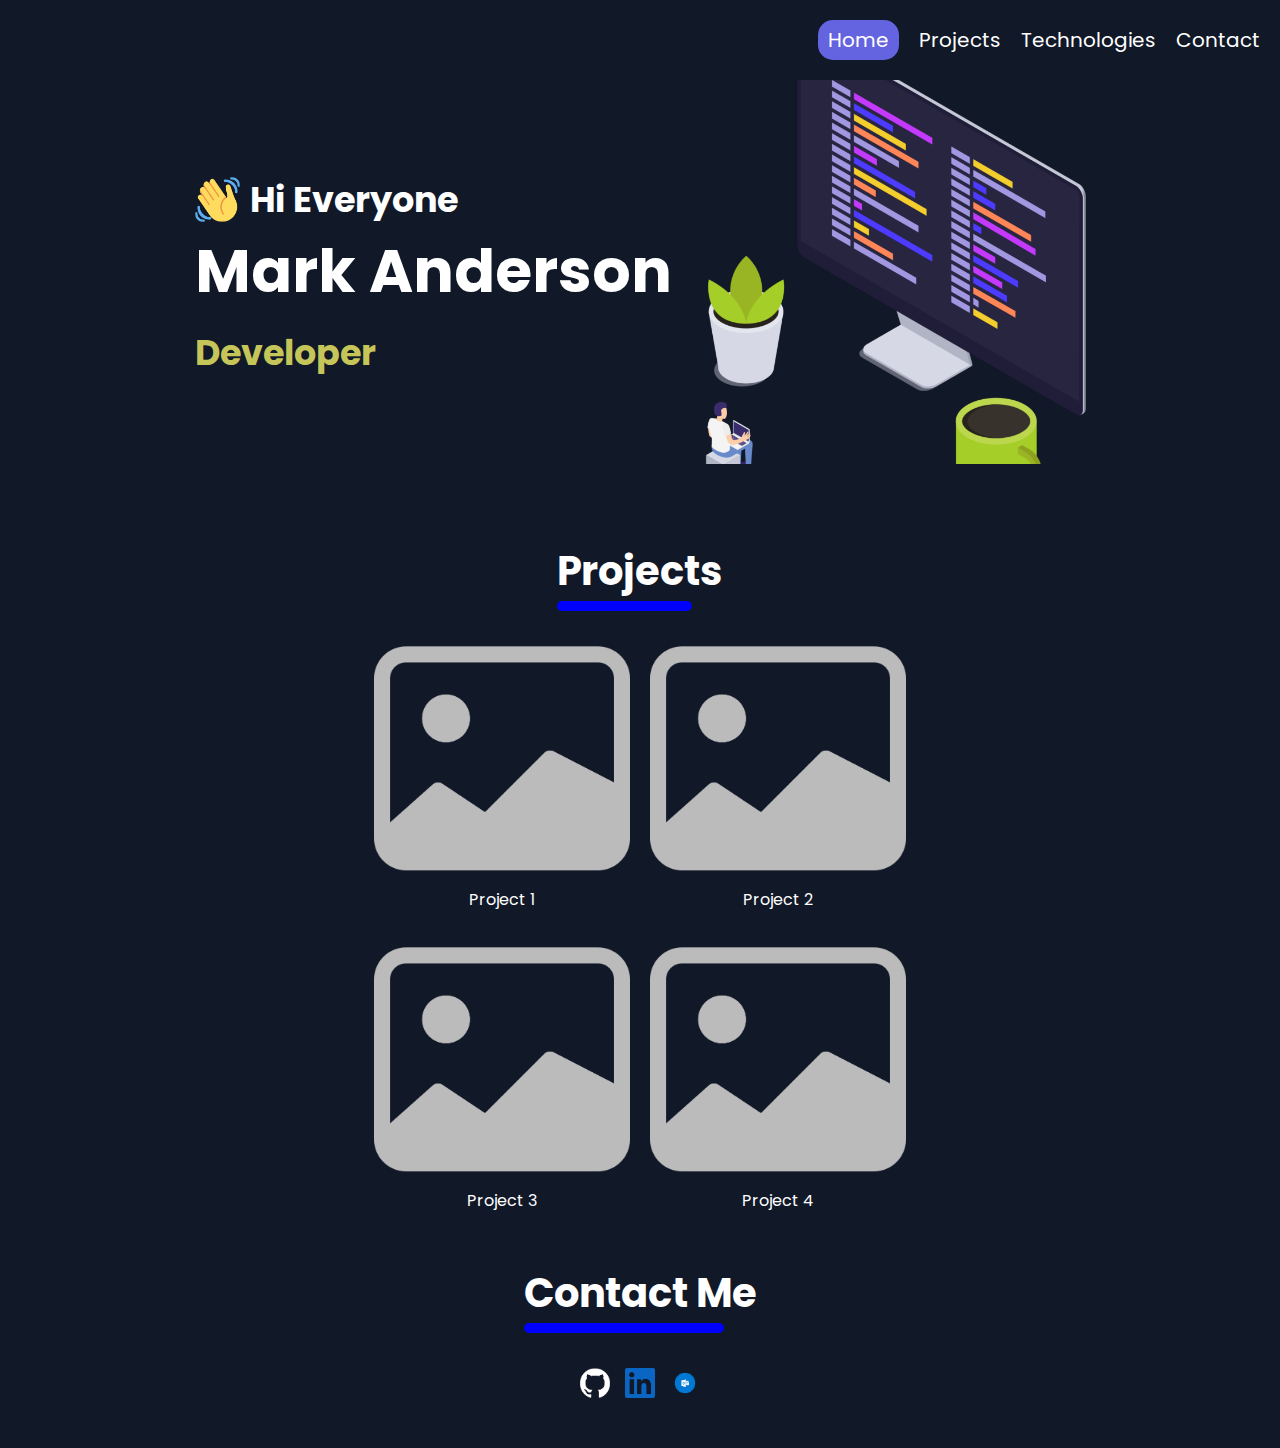
<file: Feb10_CSS_project_05/index.html>
<!DOCTYPE html>
<html lang="en">

<head>
    <meta charset="UTF-8">
    <meta http-equiv="X-UA-Compatible" content="IE=edge">
    <meta name="viewport" content="width=device-width, initial-scale=1.0">
    <link rel="preconnect" href="https://fonts.googleapis.com">
    <link rel="preconnect" href="https://fonts.gstatic.com" crossorigin>
    <link href="https://fonts.googleapis.com/css2?family=Poppins:wght@300&display=swap" rel="stylesheet">
    <link rel="stylesheet" href="style.css">
    <title>Project</title>
</head>

<body>
    <header>
        <nav>
            <ul>
                <li class="home-option">Home</li>
                <li>Projects</li>
                <li>Technologies</li>
                <li>Contact</li>
            </ul>
            <div>
                <img src="assets/hambrger.png" alt="menu">
            </div>
        </nav>
        <section class="intro">
            <div class="intro-left">
                <div class="intro-line-1">
                    <img src="assets/waving-hand.png" alt="hello">
                    <h3>Hi Everyone</h3>
                </div>
                <div class="intro-line-2">
                    <h1>
                        Mark Anderson
                    </h1>
                    <h2>
                        Developer
                    </h2>
                </div>
            </div>
            <div class="intro-right">
                <img src="assets/pc-image.png" alt="pc-image">
            </div>
        </section>

    </header>
    <main>
        <section class="projects">
            <div>
                <h1>Projects</h1>
                <div class="horizontal-divider"></div>
            </div>
            <div class="project-list">
                <div class="project">
                    <img src="assets/image.png" alt="project-image">
                    <p>Project 1</p>
                </div>
                <div class="project">
                    <img src="assets/image.png" alt="project-image">
                    <p>Project 2</p>
                </div>
                <div class="project">
                    <img src="assets/image.png" alt="project-image">
                    <p>Project 3</p>
                </div>
                <div class="project">
                    <img src="assets/image.png" alt="project-image">
                    <p>Project 4</p>
                </div>
            </div>
        </section>
    </main>
    <footer>
        <section class="contact">
            <div>
                <h1>
                    Contact Me
                </h1>
                <div class="horizontal-divider-contact"></div>
            </div>
            <div class="socials">
                <img src="assets/github.png" alt="social">
                <img src="assets/linkedin.png" alt="social">
                <img src="assets/outlook.png" alt="social">
            </div>
        </section>
    </footer>
</body>

</html>
</file>
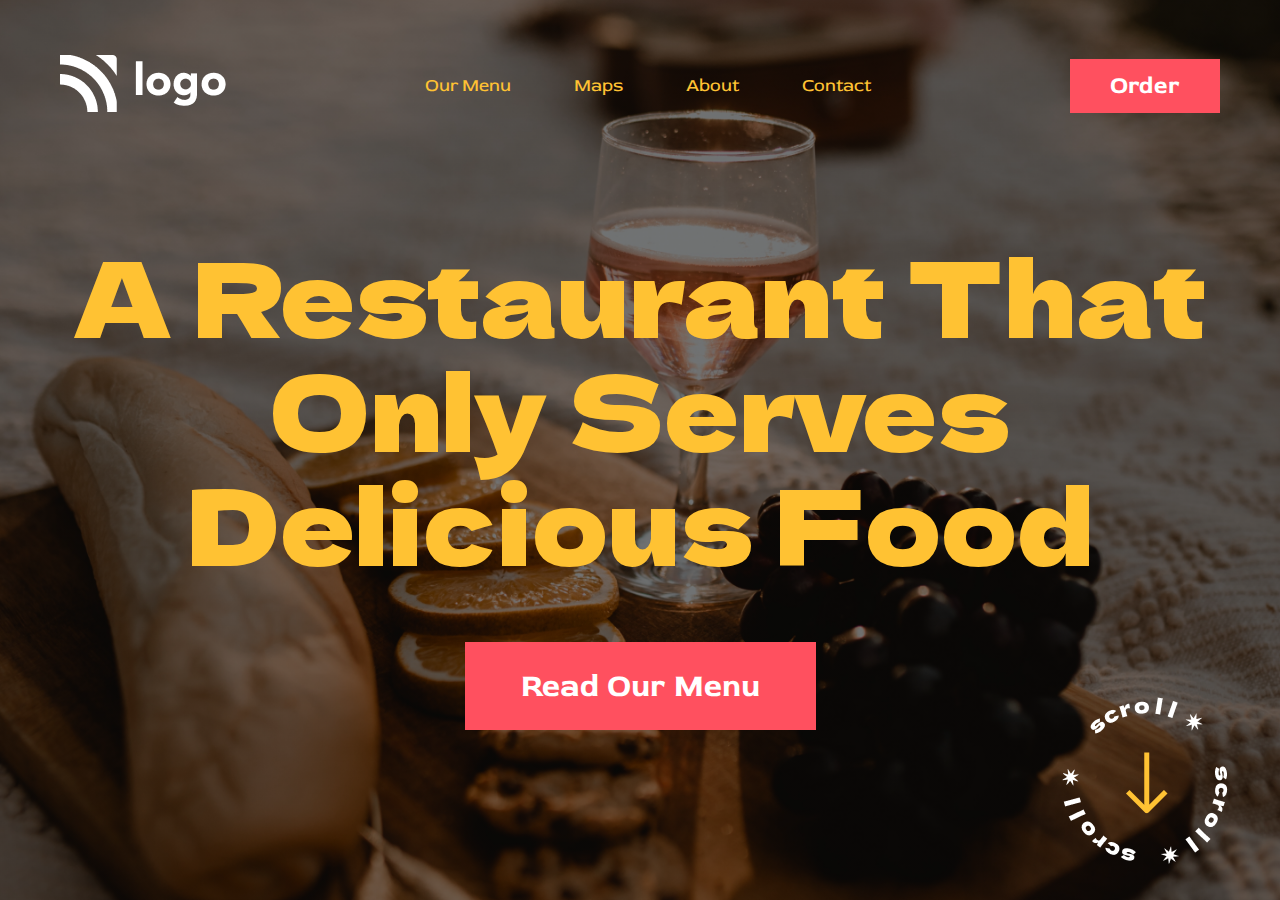
<file: Feb3_project_01/index.html>
<!DOCTYPE html>
<html lang="en">

<head>
    <meta charset="UTF-8" />
    <meta http-equiv="X-UA-Compatible" content="IE=edge" />
    <meta name="viewport" content="width=device-width, initial-scale=1.0" />
    <link rel="stylesheet" href="style.css" />
    <!-- Red Rose Font -->
    <link rel="preconnect" href="https://fonts.googleapis.com" />
    <link rel="preconnect" href="https://fonts.gstatic.com" crossorigin />
    <link href="https://fonts.googleapis.com/css2?family=Red+Rose:wght@300;400;500;600;700&display=swap"
        rel="stylesheet" />
    <!-- Dela Font -->
    <link rel="preconnect" href="https://fonts.googleapis.com" />
    <link rel="preconnect" href="https://fonts.gstatic.com" crossorigin />
    <link href="https://fonts.googleapis.com/css2?family=Dela+Gothic+One&display=swap" rel="stylesheet" />
    <title>Document</title>
</head>

<body>
    <div class="container">
        <section aria-label="navbar">
            <nav class="navbar">
                <div>
                    <img src="./assets/white-logo.png" alt="logo" class="logo" />
                </div>
                <div>
                    <ul class="list">
                        <li class="list-item">Our Menu</li>
                        <li class="list-item">Maps</li>
                        <li class="list-item">About</li>
                        <li class="list-item">Contact</li>
                    </ul>
                </div>
                <div>
                    <button class="button-small">Order</button>
                </div>
            </nav>
        </section>
        <!-- Hero Section -->
        <section aria-label="hero">
            <div class="hero">
                <h1 class="hero-heading">
                    A Restaurant That Only Serves Delicious Food
                </h1>
                <button class="button-large">Read Our Menu</button>
                <div class="bottom">
                    <div>
                        <img src="./assets/scrool.png" alt="bottom-logo" />
                    </div>
                </div>
            </div>
        </section>
    </div>
</body>

</html>
</file>
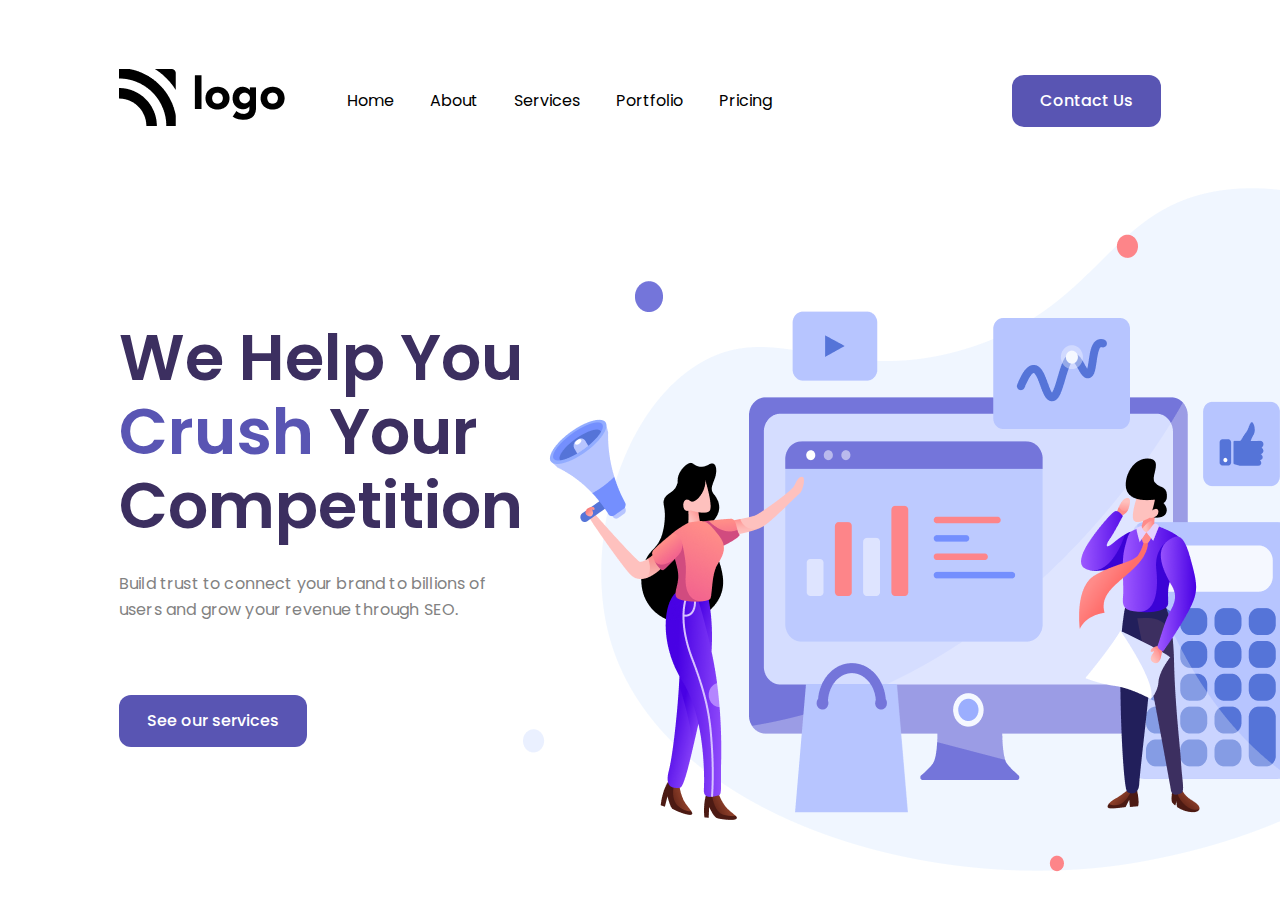
<file: Feb4_project_02/index.html>
<!DOCTYPE html>
<html lang="en">

<head>
    <meta charset="UTF-8" />
    <meta http-equiv="X-UA-Compatible" content="IE=edge" />
    <meta name="viewport" content="width=device-width, initial-scale=1.0" />
    <!-- stylesheet -->
    <link rel="stylesheet" href="style.css" />
    <!-- Font -->
    <link rel="preconnect" href="https://fonts.googleapis.com" />
    <link rel="preconnect" href="https://fonts.gstatic.com" crossorigin />
    <link href="https://fonts.googleapis.com/css2?family=Poppins:wght@200;300;400;500;600;700;800&display=swap"
        rel="stylesheet" />
    <title>Assignment_2</title>
</head>

<body>
    <div class="container">
        <section aria-label="navbar">
            <nav class="navbar-container">
                <div>
                    <img src="./assets/Logo.png" alt="brand-logo" />
                </div>
                <div class="grow-list">
                    <ul class="list">
                        <li class="list-item">Home</li>
                        <li class="list-item">About</li>
                        <li class="list-item">Services</li>
                        <li class="list-item">Portfolio</li>
                        <li class="list-item">Pricing</li>
                    </ul>
                </div>
                <div class="button-group">
                    <button class="nav-button">Contact Us</button>
                </div>
            </nav>
        </section>
        <!-- Banner -->
        <section aria-label="banner">
            <div class="banner-container">
                <!-- Left text -->
                <div>
                    <h1 class="heading-text">
                        We Help You <span>Crush</span> Your Competition
                    </h1>
                    <p class="description">
                        Build trust to connect your brand to billions of users and grow
                        your revenue through SEO.
                    </p>
                    <button class="nav-button btn">See our services</button>
                </div>
                <!-- Right Text -->
                <div>
                    <img src="./assets/Header Illustration.png" alt="illustration" />
                </div>
            </div>
        </section>
    </div>
</body>

</html>
</file>
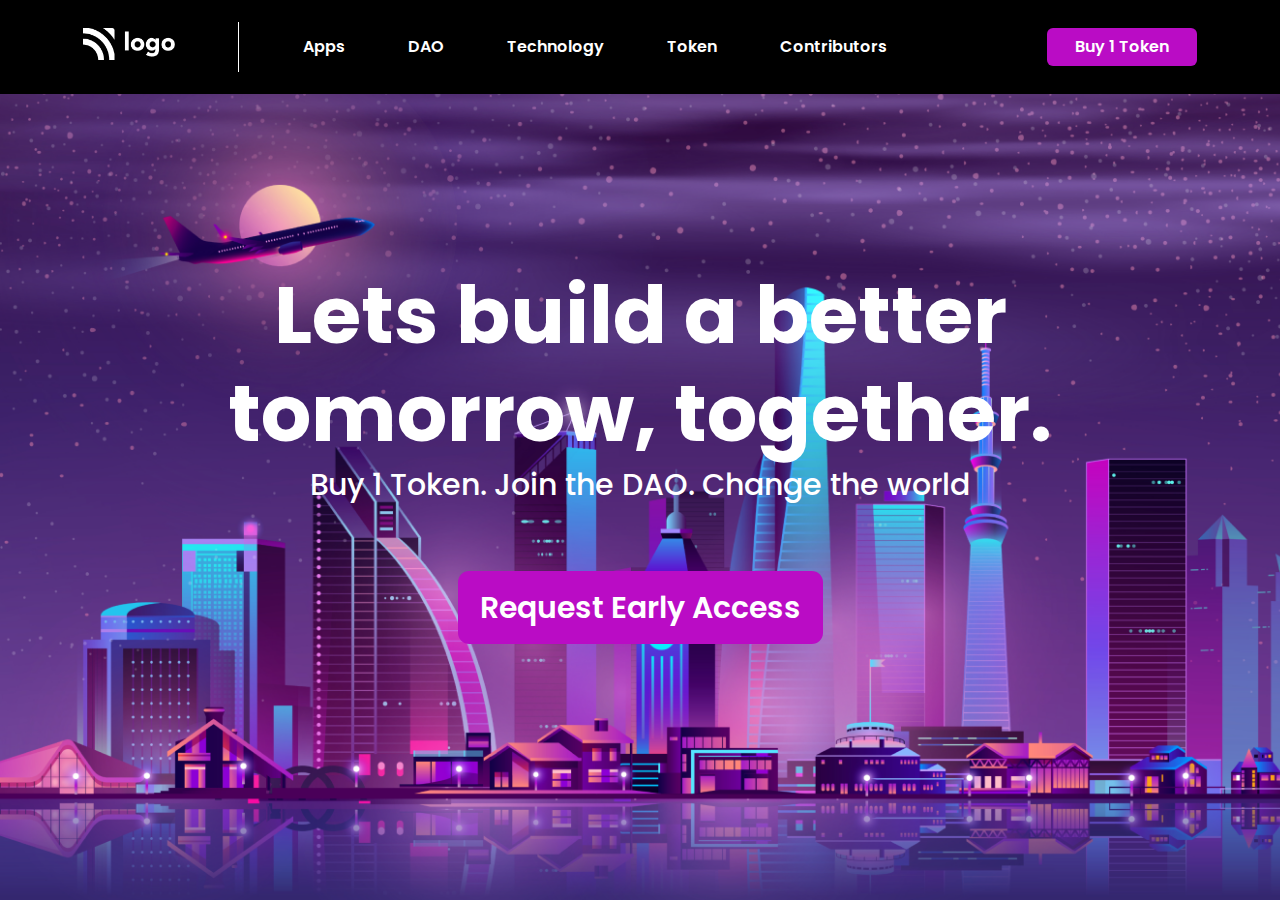
<file: Feb5_project_03/index.html>
<!DOCTYPE html>
<html lang="en">

<head>
    <meta charset="UTF-8" />
    <meta http-equiv="X-UA-Compatible" content="IE=edge" />
    <meta name="viewport" content="width=device-width, initial-scale=1.0" />
    <link rel="stylesheet" href="style.css" />
    <link rel="preconnect" href="https://fonts.googleapis.com" />
    <link rel="preconnect" href="https://fonts.gstatic.com" crossorigin />
    <link href="https://fonts.googleapis.com/css2?family=Poppins:wght@200;300;400;500;600;700;800&display=swap"
        rel="stylesheet" />
    <link rel="preconnect" href="https://fonts.googleapis.com" />
    <link rel="preconnect" href="https://fonts.gstatic.com" crossorigin />
    <link href="https://fonts.googleapis.com/css2?family=Montserrat:wght@600;700;800&display=swap" rel="stylesheet" />
    <title>Document</title>
</head>

<body>
    <div class="container">
        <section aria-label="navbar">
            <nav class="navbar">
                <div>
                    <img src="./assets/white-logo.png" alt="logo" class="logo" />
                </div>
                <div class="line"></div>
                <div class="grow-list">
                    <ul class="list">
                        <li class="list-item">Apps</li>
                        <li class="list-item">DAO</li>
                        <li class="list-item">Technology</li>
                        <li class="list-item">Token</li>
                        <li class="list-item">Contributors</li>
                    </ul>
                </div>
                <div>
                    <button class="button-small">Buy 1 Token</button>
                </div>
            </nav>
        </section>
        <!-- Hero Section -->
        <section aria-label="hero">
            <div class="hero">
                <h1 class="hero-heading">Lets build a better tomorrow, together.</h1>
                <p class="hero-description">
                    Buy 1 Token. Join the DAO. Change the world
                </p>
                <button class="button-large">Request Early Access</button>
            </div>
        </section>
    </div>
</body>

</html>
</file>
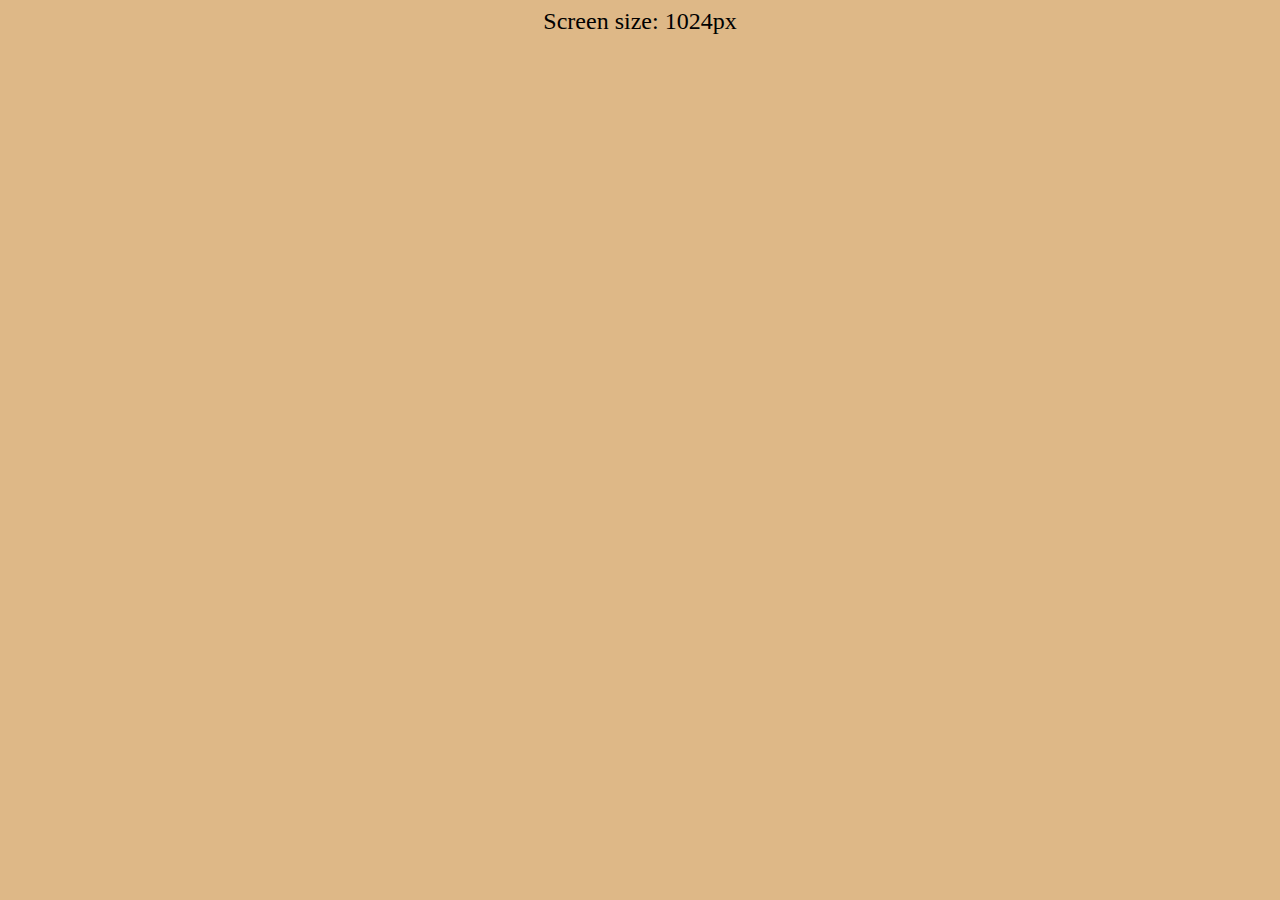
<file: Feb9_assignment_mediaQuery/index.html>
<!DOCTYPE html>
<html lang="en">
<head>
    <meta charset="UTF-8">
    <meta http-equiv="X-UA-Compatible" content="IE=edge">
    <meta name="viewport" content="width=device-width, initial-scale=1.0">
    <title>Feb-9_assignment</title>
    <link rel="stylesheet" href="./style.css">
</head>
<body>
    <div></div>
</body>
</html>
</file>
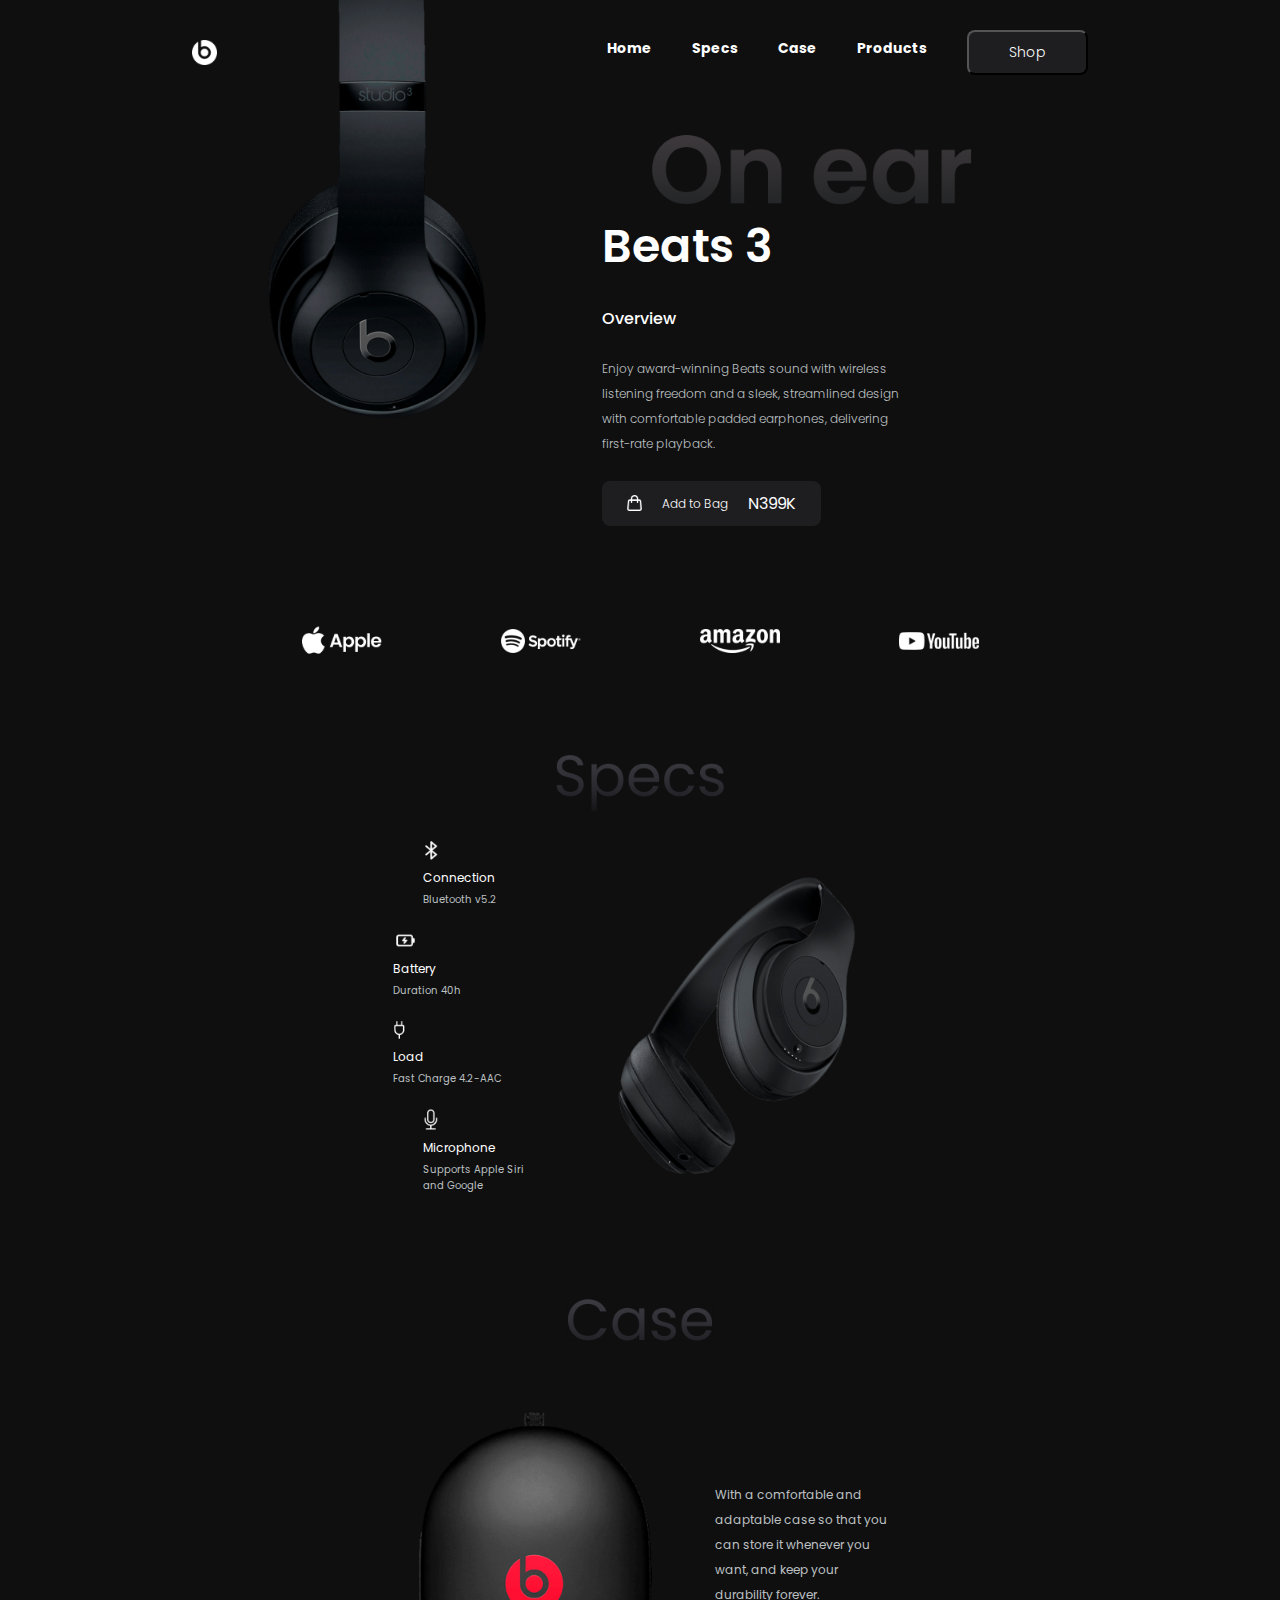
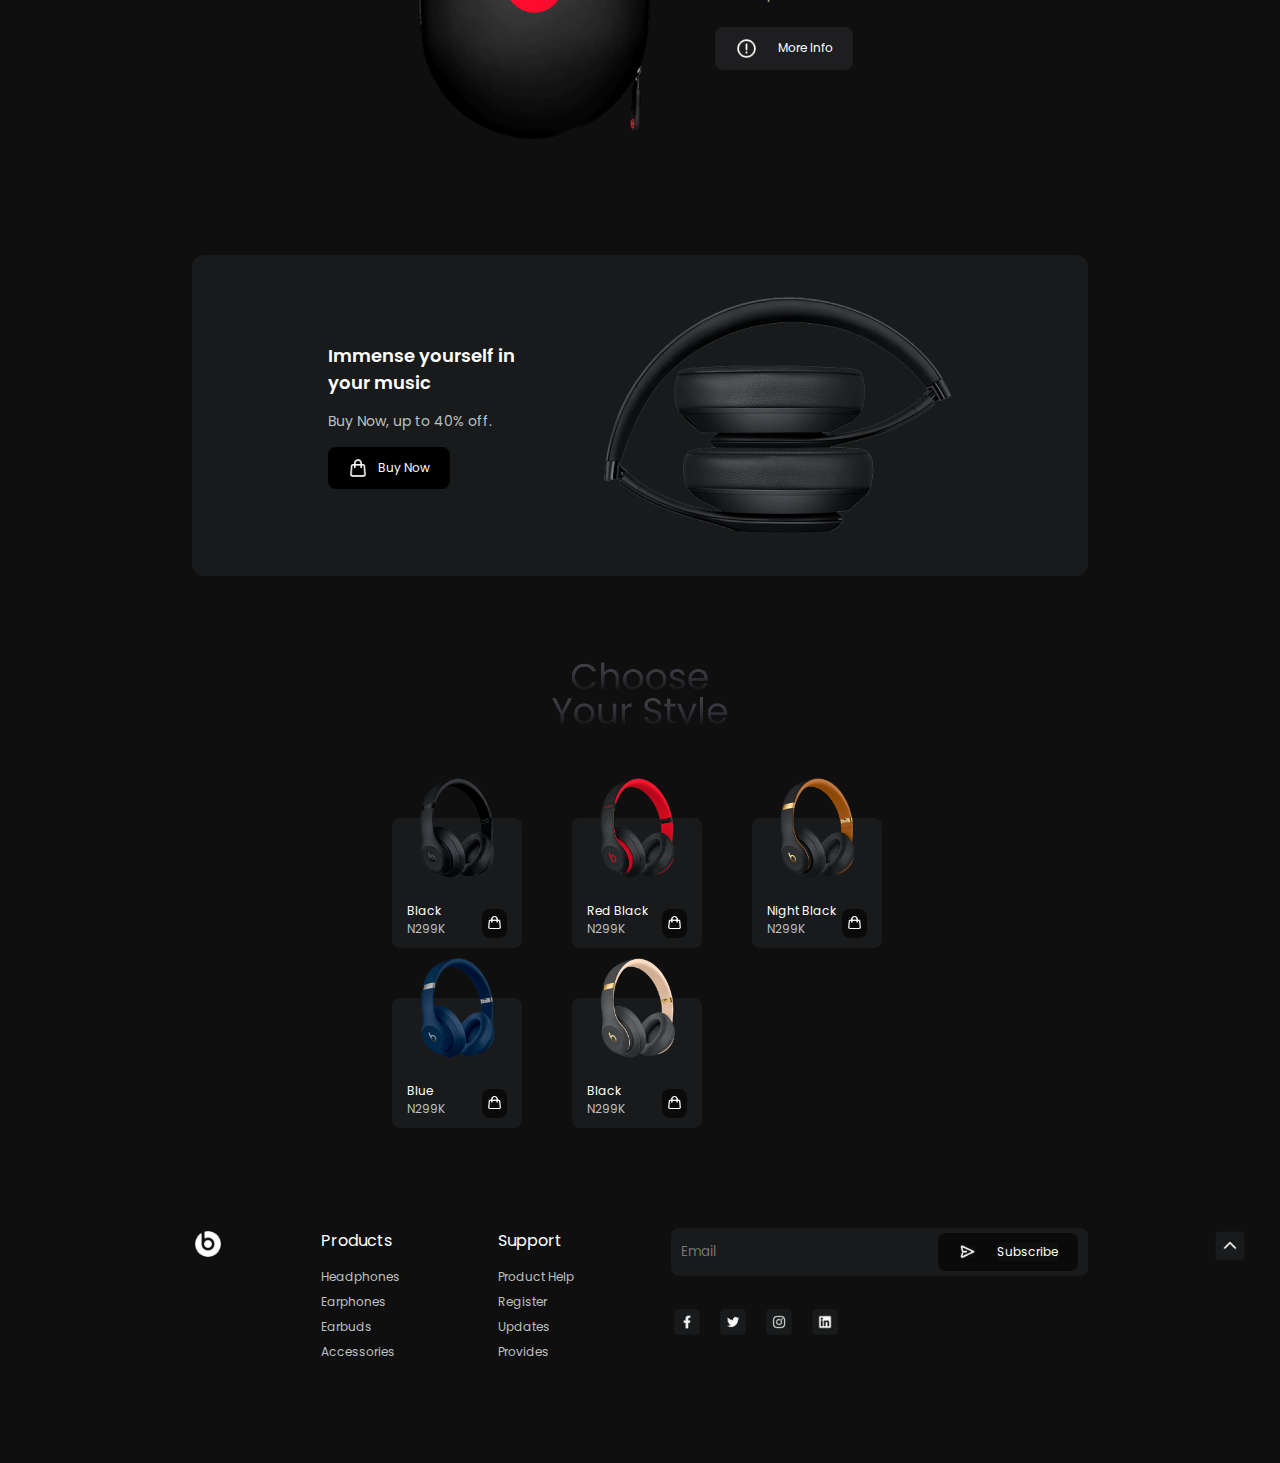
<file: Feb11_CSS_project_06/Beats/index.html>
<!DOCTYPE html>
<html lang="en">
  <head>
    <meta charset="UTF-8" />
    <meta http-equiv="X-UA-Compatible" content="IE=edge" />
    <meta name="viewport" content="width=device-width, initial-scale=1.0" />
    <title>Beats Landing Page</title>

    <!-- adding the css file -->
    <link rel="stylesheet" href="./style.css" />

    <!-- adding the poppins font -->
    <link rel="preconnect" href="https://fonts.googleapis.com" />
    <link rel="preconnect" href="https://fonts.gstatic.com" crossorigin />
    <link
      href="https://fonts.googleapis.com/css2?family=Poppins:wght@200;300;400;500;600;700;800;900&display=swap"
      rel="stylesheet"
    />
  </head>

  <body>
    <!-- creating the navigation menu -->
    <nav>
      <img src="./Photos/beatsLogo.png" alt="logo" />

      <div class="nav-right-section">
        <ul>
          <li><a href="#">Home</a></li>
          <li><a href="#">Specs</a></li>
          <li><a href="#">Case</a></li>
          <li><a href="#">Products</a></li>
        </ul>
        <button>Shop</button>
      </div>
    </nav>

    <!-- creating the main landing page -->
    <main>
      <img class="mainImg" src="./Photos/mainImage.png" alt="main image" />
      <div class="main">
        <img class="onEarImg" src="./Photos/onEar.png" alt="on ear logo" />
        <h1>Beats 3</h1>
        <h4>Overview</h4>
        <p>
          Enjoy award-winning Beats sound with wireless listening freedom and a
          sleek, streamlined design with comfortable padded earphones,
          delivering first-rate playback.
        </p>
        <div class="shopping-bag-section">
          <img src="./Icons/shoppingBag.png" alt="shopping bag" />
          <p>Add to Bag</p>
          <span>N399K</span>
        </div>
      </div>
    </main>

    <!-- section for adding social media icons -->
    <section class="social-media-section">
      <img src="./Photos/appleLogo.png" alt="apple logo" />
      <img src="./Photos/spotifyLogo.png" alt="spotify logo" />
      <img src="./Photos/amazonLogo.png" alt="amazon logo" />
      <img src="./Photos/youtubeLogo.png" alt="youtube logo" />
    </section>

    <!-- creating a new specification section -->
    <section class="specification">
      <!-- adding the specs logo -->
      <img
        class="specification-logo"
        src="./Icons/specsLogo.png"
        alt="specs logo"
      />

      <div class="specification-list">
        <!-- creating a division for holding all the specifications -->
        <div class="specification-list-items">
          <!-- creating a division for each specifications -->
          <div>
            <img src="./Icons/bluetooth.png" alt="bluetooth" />
            <p>Connection</p>
            <p>Bluetooth v5.2</p>
          </div>

          <div>
            <img src="./Icons/battery.png" alt="battery" />
            <p>Battery</p>
            <p>Duration 40h</p>
          </div>

          <div>
            <img src="./Icons/charger.png" alt="charger" />
            <p>Load</p>
            <p>Fast Charge 4.2-AAC</p>
          </div>

          <div>
            <img src="./Icons/mic.png" alt="mic" />
            <p>Microphone</p>
            <p>Supports Apple Siri and Google</p>
          </div>
        </div>

        <!-- adding an image with respect to the specification -->
        <img
          src="./Photos/specsImage.png"
          alt="specification headphone image"
        />
      </div>
    </section>

    <!-- creating a case section -->
    <section class="case">
      <!-- adding the case logo here -->
      <img class="case-logo" src="./Icons/caseLogo.png" alt="case logo" />

      <!-- creating a new division to wrap all case items -->
      <div class="case-item">
        <img
          class="case-item-img"
          src="./Photos/caseImage.png"
          alt="case image"
        />

        <div>
          <p>
            With a comfortable and adaptable case so that you can store it
            whenever you want, and keep your durability forever.
          </p>
          <p>
            <img src="./Icons/group.png" alt="group" />
            More Info
          </p>
        </div>
      </div>
    </section>

    <!-- section to allow user to buy a product -->
    <section class="buy-product">
      <div>
        <h3>Immense yourself in your music</h3>
        <p>Buy Now, up to 40% off.</p>
        <div>
          <img src="./Icons/shoppingBag.png" alt="shopping bag" />
          <p>Buy Now</p>
        </div>
      </div>

      <img src="./Photos/buyNowSectionImage.png" alt="buy now" />
    </section>

    <!-- creating a product section to display the items -->
    <section class="product">
      <!-- adding the choose style logo -->
      <img class="product-logo" src="./Icons/productLogo.png" alt="logo" />

      <!-- creating a new division for adding all the products to showcase to user -->
      <div class="product-items">
        <!-- creating card for product -->
        <div class="product-card">
          <img class="product-img" src="./Photos/black.png" alt="black" />
          <div class="product-info">
            <p>
              Black <br />
              <span>N299K</span>
            </p>

            <div>
              <img src="./Icons/shoppingBag.png" alt="shopping bag" />
            </div>
          </div>
        </div>

        <!-- creating card for product -->
        <div class="product-card">
          <img
            class="product-img"
            src="./Photos/redBlack.png"
            alt="red black"
          />
          <div class="product-info">
            <p>
              Red Black <br />
              <span>N299K</span>
            </p>

            <div>
              <img src="./Icons/shoppingBag.png" alt="shopping bag" />
            </div>
          </div>
        </div>

        <!-- creating card for product -->
        <div class="product-card">
          <img
            class="product-img"
            src="./Photos/nightBlack.png"
            alt="Night Black"
          />
          <div class="product-info">
            <p>
              Night Black <br />
              <span>N299K</span>
            </p>

            <div>
              <img src="./Icons/shoppingBag.png" alt="shopping bag" />
            </div>
          </div>
        </div>

        <!-- creating card for product -->
        <div class="product-card">
          <img class="product-img" src="./Photos/blue.png" alt="blue" />
          <div class="product-info">
            <p>
              Blue <br />
              <span>N299K</span>
            </p>

            <div>
              <img src="./Icons/shoppingBag.png" alt="shopping bag" />
            </div>
          </div>
        </div>

        <!-- creating card for product -->
        <div class="product-card">
          <img
            class="product-img"
            src="./Photos/twilightGray.png"
            alt="twilight"
          />
          <div class="product-info">
            <p>
              Black <br />
              <span>N299K</span>
            </p>

            <div>
              <img src="./Icons/shoppingBag.png" alt="shopping bag" />
            </div>
          </div>
        </div>
      </div>
    </section>

    <!-- designing the footer area of the website -->
    <footer>
      <img class="footer-logo" src="./Photos/beatsLogo.png" alt="logo" />

      <!-- creating the product navigation menu -->
      <ul>
        <li><a href="#">Products</a></li>
        <li><a href="#">Headphones</a></li>
        <li><a href="#">Earphones</a></li>
        <li><a href="#">Earbuds</a></li>
        <li><a href="#">Accessories</a></li>
      </ul>

      <!-- creating the support navigation menu -->
      <ul>
        <li><a href="#">Support</a></li>
        <li><a href="#">Product Help</a></li>
        <li><a href="#">Register</a></li>
        <li><a href="#">Updates</a></li>
        <li><a href="#">Provides</a></li>
      </ul>

      <!-- adding subscribe and social media icon buttons -->
      <div class="footer-subscription">
        <!-- adding the division for subscribe -->
        <div>
          <input type="email" placeholder="Email" />
          <div class="subscribe-button">
            <img src="./Icons/rightArrow.png" alt="rightArrow" />
            <p>Subscribe</p>
          </div>
        </div>

        <!-- social media icons -->
        <div>
          <img src="./Icons/facebook.png" alt="facebook" />
          <img src="./Icons/twitter.png" alt="twitter" />
          <img src="./Icons/instagram.png" alt="instagram" />
          <img src="./Icons/linkedin.png" alt="linkedin" />
        </div>
      </div>

      <!-- adding top arrow for icon for moving the page to top -->
      <img class="arrow-up" src="./Icons/upArrow.png" alt="upArrow" />
    </footer>
  </body>
</html>
</file>
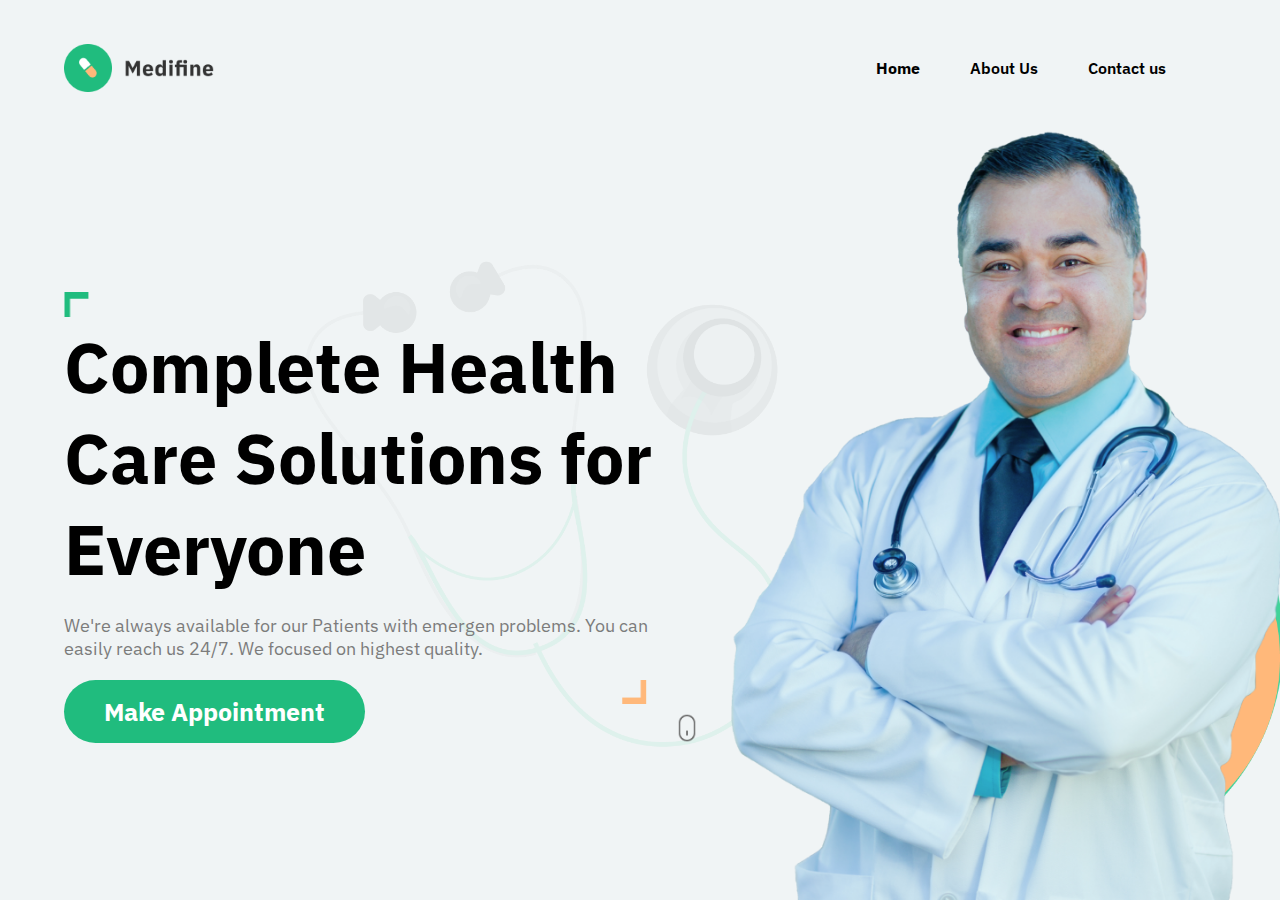
<file: Feb11_CSS_project_06/Multi_page/index.html>
<!DOCTYPE html>
<html lang="en">
  <head>
    <meta charset="UTF-8" />
    <meta http-equiv="X-UA-Compatible" content="IE=edge" />
    <meta name="viewport" content="width=device-width, initial-scale=1.0" />
    <title>Hospital Page</title>

    <!-- adding the google font -->
    <link rel="preconnect" href="https://fonts.googleapis.com" />
    <link rel="preconnect" href="https://fonts.gstatic.com" crossorigin />
    <link
      href="https://fonts.googleapis.com/css2?family=IBM+Plex+Sans:wght@200;300;400;500;600;700&family=Poppins:wght@200;300;400;500;600;700;800;900&display=swap"
      rel="stylesheet"
    />

    <!-- adding the css file -->
    <link rel="stylesheet" href="./style.css" />
  </head>

  <body>
    <!-- creating the navigation menu -->
    <nav>
      <img src="./images/logo.png" alt="logo" />
      <a href="/"></a>
      <ul>
        <li><a href="/">Home</a></li>
        <li><a href="./about/about.html">About Us</a></li>
        <li><a href="./contact/contact.html">Contact us</a></li>
      </ul>
    </nav>

    <!-- creating the hero section -->
    <main>
      <!-- creating the left section -->
      <section class="leftSection">
        <img class="topAngle" src="./images/topAngle.png" alt="topAngle" />
        <h1>Complete Health Care Solutions for Everyone</h1>
        <p>
          We're always available for our Patients with emergen problems. You can
          easily reach us 24/7. We focused on highest quality.
        </p>
        <img
          class="bottomAngle"
          src="./images/bottomAngle.png"
          alt="bottomAngle"
        />
        <img
          class="stethoscope"
          src="./images/stethoscope.png"
          alt="stethoscope"
        />
        <button>Make Appointment</button>
        <img class="mouse" src="./images/mouse.png" alt="mouse" />
      </section>

      <!-- creating the right section -->
      <section class="rightSection">
        <img class="greenBox" src="./images/greenBox.png" alt="greenBox" />
        <img class="yellowBox" src="./images/yellowBox.png" alt="yellowBox" />
        <img class="doctor" src="./images/doctor.png" alt="doctor" />
      </section>
    </main>
  </body>
</html>
</file>
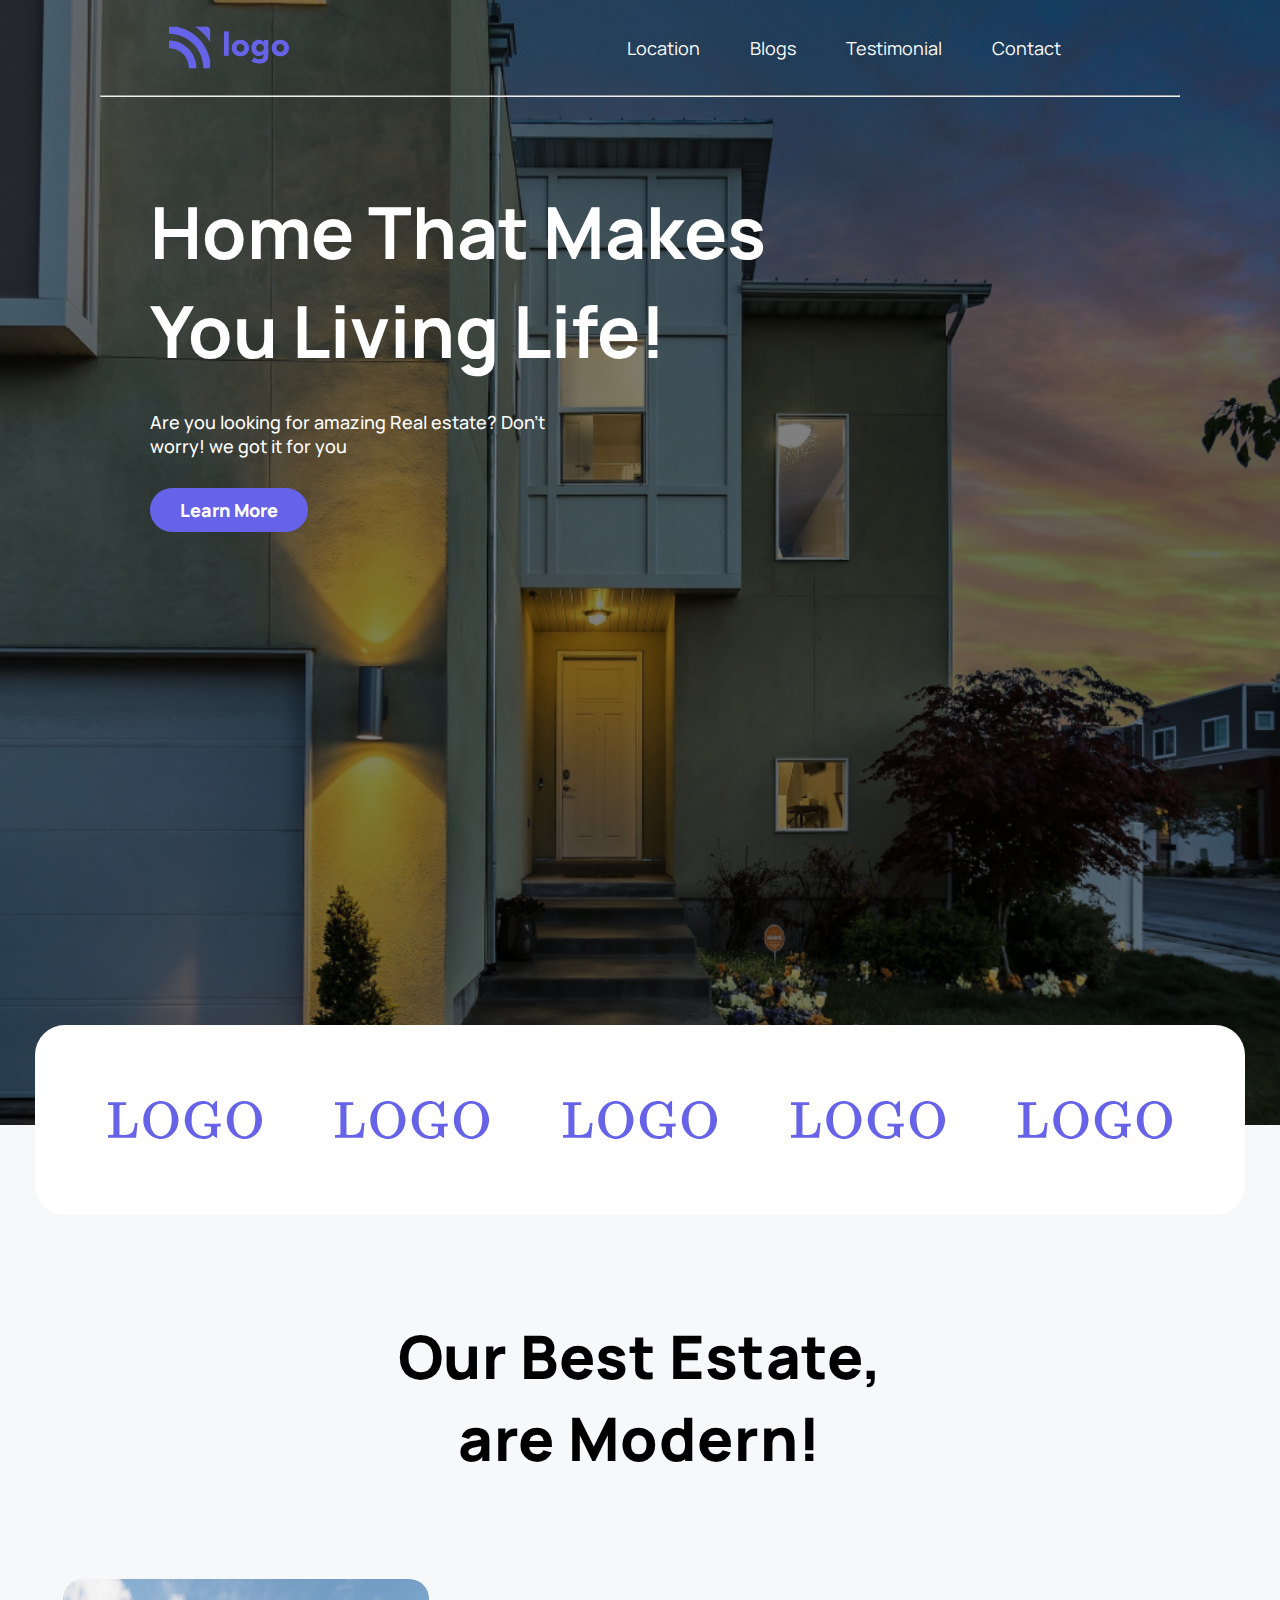
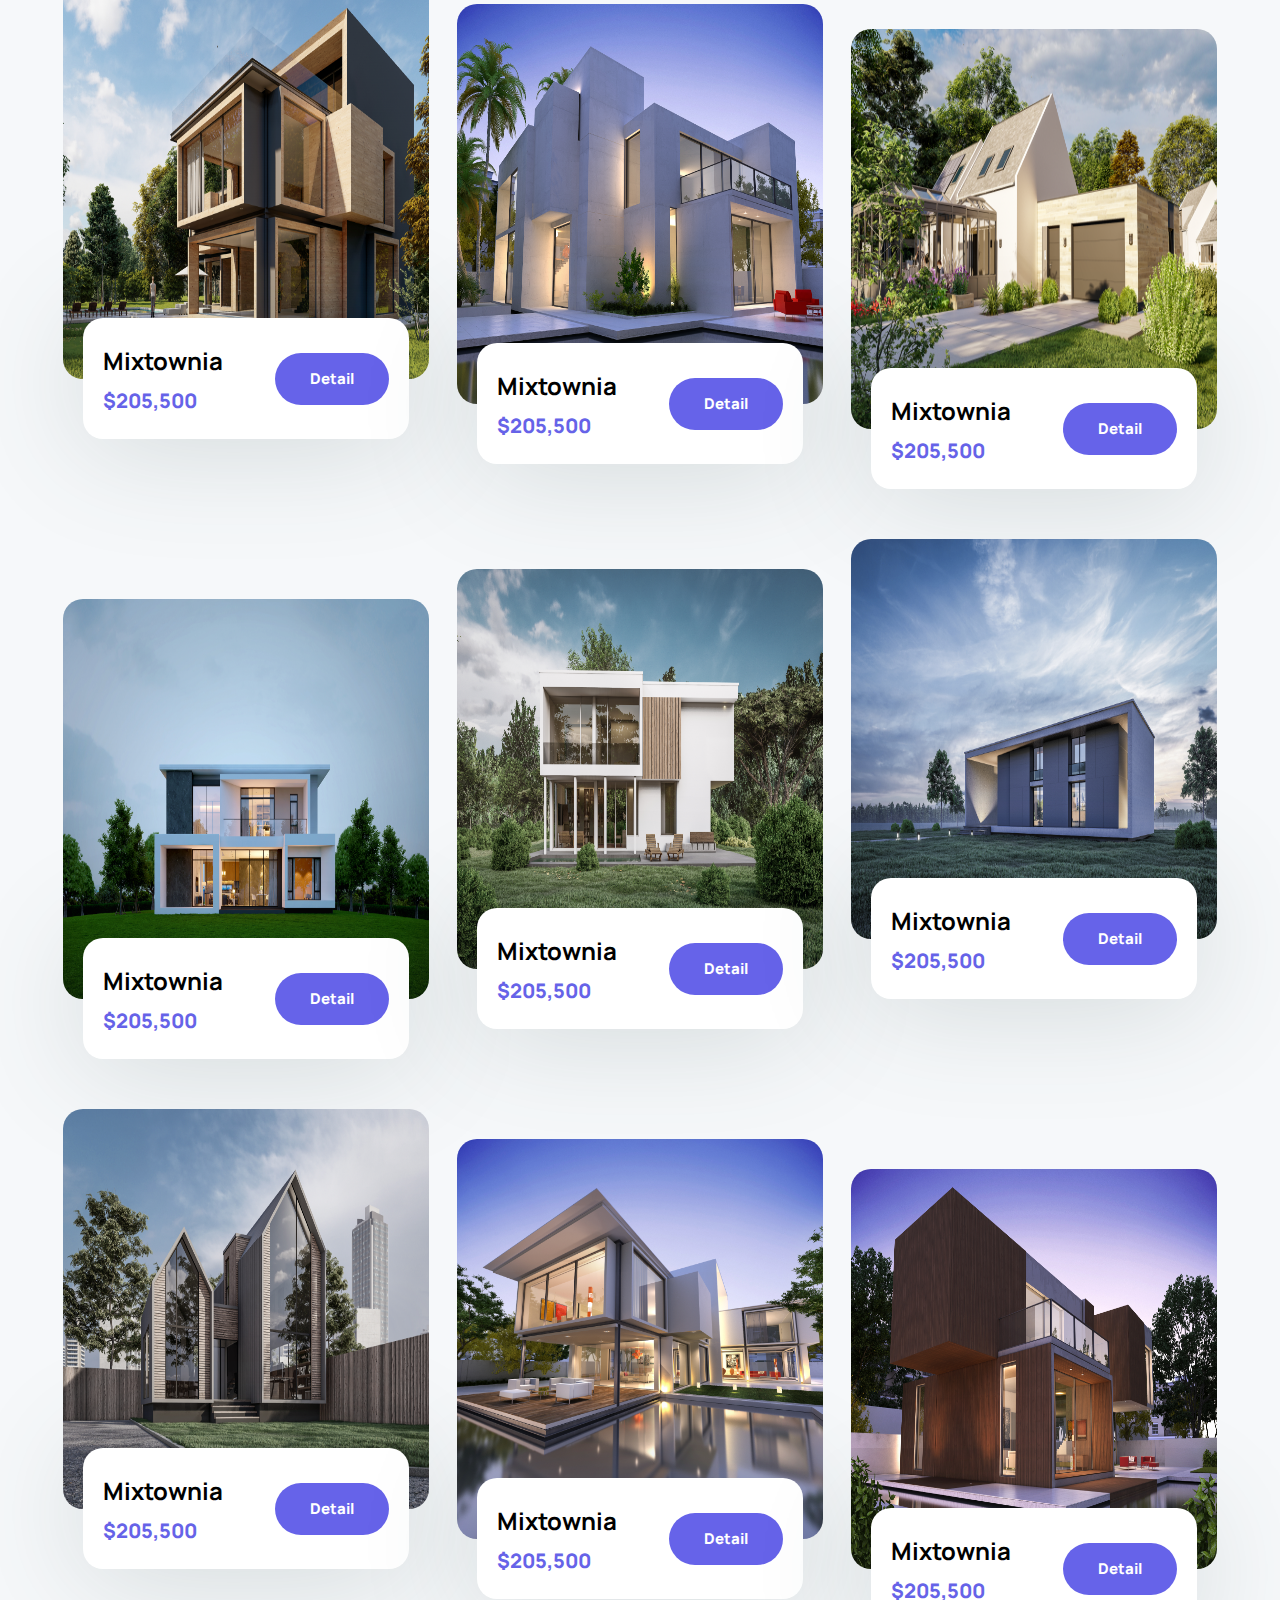
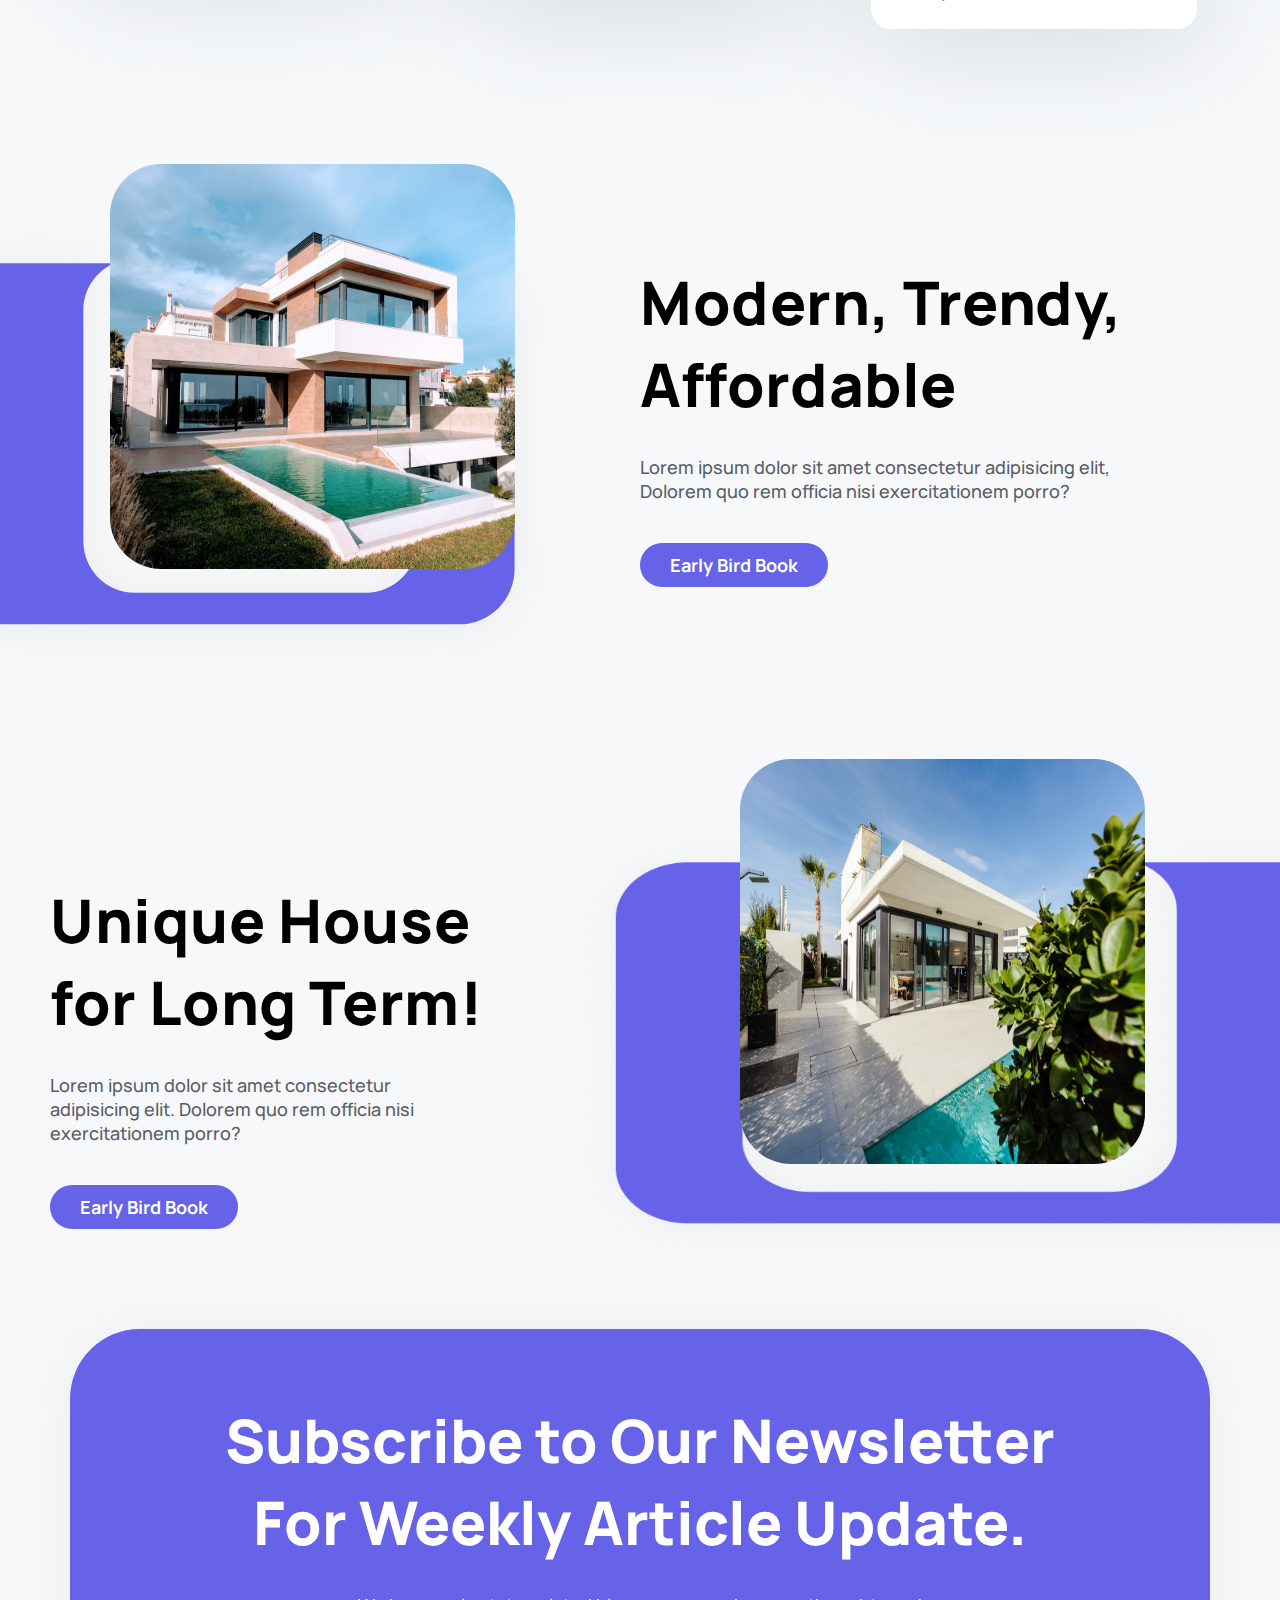
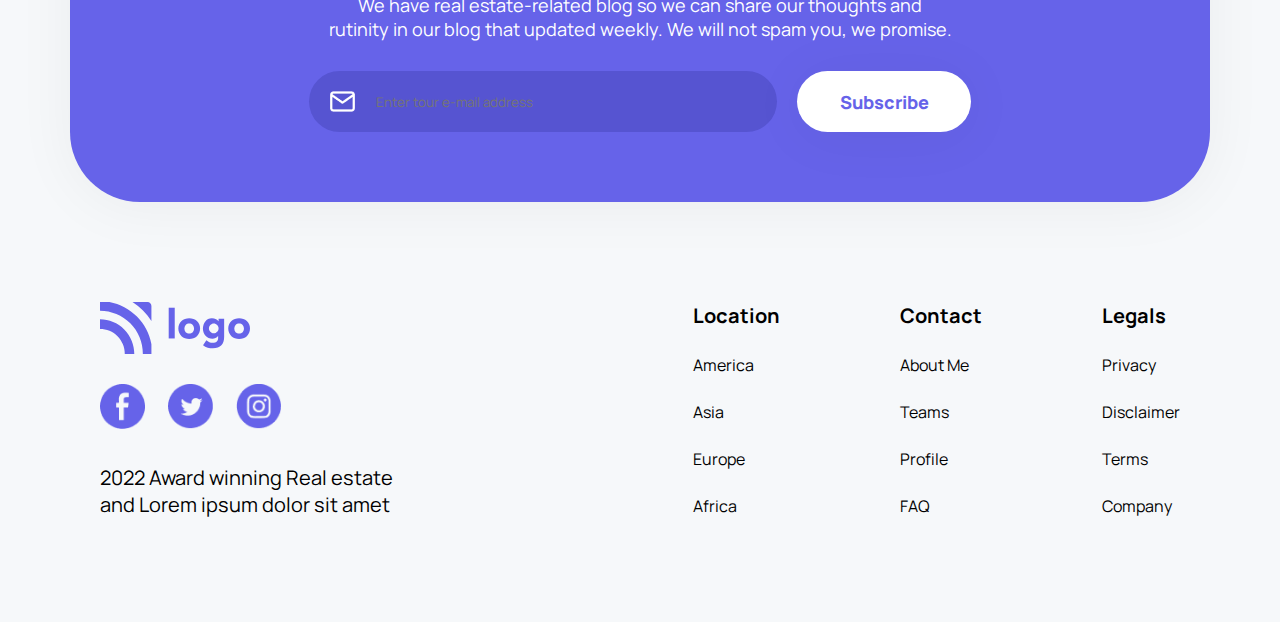
<file: Feb11_CSS_project_06/RealEstate/index.html>
<!DOCTYPE html>
<html lang="en">
  <head>
    <meta charset="UTF-8" />
    <meta http-equiv="X-UA-Compatible" content="IE=edge" />
    <meta name="viewport" content="width=device-width, initial-scale=1.0" />
    <title>Real State</title>

    <!-- adding the font family -->
    <link rel="preconnect" href="https://fonts.googleapis.com" />
    <link rel="preconnect" href="https://fonts.gstatic.com" crossorigin />
    <link
      href="https://fonts.googleapis.com/css2?family=Manrope:wght@200;300;400;500;600;700;800&display=swap"
      rel="stylesheet"
    />

    <link rel="stylesheet" href="./style.css" />
  </head>

  <body>
    <header>
      <!-- navbar -->
      <nav>
        <img src="./Icons/Logo.svg" alt="logo image" />
        <!-- nav links -->
        <ul>
          <li><a href="#">Location</a></li>
          <li><a href="#">Blogs</a></li>
          <li><a href="#">Testimonial</a></li>
          <li><a href="#">Contact</a></li>
        </ul>
      </nav>
      <hr />

      <div>
        <h1>Home That Makes <br />You Living Life!</h1>
        <p>
          Are you looking for amazing Real estate? Don't worry! we got it for
          you
        </p>
        <button>Learn More</button>
      </div>
    </header>

    <!-- multiple logos section -->
    <section class="my-logos">
      <img src="./Icons/logoName.svg" alt="named logo" />
      <img src="./Icons/logoName.svg" alt="named logo" />
      <img src="./Icons/logoName.svg" alt="named logo" />
      <img src="./Icons/logoName.svg" alt="named logo" />
      <img src="./Icons/logoName.svg" alt="named logo" />
    </section>

    <!-- section for displaying all our real state properties in a card -->
    <section class="cards-wrapper-section">
      <h1>Our Best Estate, <br />are Modern!</h1>

      <!-- creating a main div to wrap all the cards -->
      <div class="cards-wrapper">
        <!-- creating estate property card -->
        <div class="card">
          <img src="./Photos/cardImage1.png" alt="cardImage1" />
          <!-- for displaying the property details -->
          <div class="card-box">
            <!-- displaying the price and property name -->
            <div>
              <h3>Mixtownia</h3>
              <p>$205,500</p>
            </div>
            <!-- button for more details -->
            <button>Detail</button>
          </div>
        </div>

        <!-- creating estate property card -->
        <div class="card">
          <img src="./Photos/cardImage2.png" alt="cardImage2" />
          <!-- for displaying the property details -->
          <div class="card-box">
            <!-- displaying the price and property name -->
            <div>
              <h3>Mixtownia</h3>
              <p>$205,500</p>
            </div>
            <!-- button for more details -->
            <button>Detail</button>
          </div>
        </div>

        <!-- creating estate property card -->
        <div class="card">
          <img src="./Photos/cardImage3.png" alt="cardImage3" />
          <!-- for displaying the property details -->
          <div class="card-box">
            <!-- displaying the price and property name -->
            <div>
              <h3>Mixtownia</h3>
              <p>$205,500</p>
            </div>
            <!-- button for more details -->
            <button>Detail</button>
          </div>
        </div>

        <!-- creating estate property card -->
        <div class="card">
          <img src="./Photos/cardImage4.png" alt="cardImage4" />
          <!-- for displaying the property details -->
          <div class="card-box">
            <!-- displaying the price and property name -->
            <div>
              <h3>Mixtownia</h3>
              <p>$205,500</p>
            </div>
            <!-- button for more details -->
            <button>Detail</button>
          </div>
        </div>

        <!-- creating estate property card -->
        <div class="card">
          <img src="./Photos/cardImage5.png" alt="cardImage5" />
          <!-- for displaying the property details -->
          <div class="card-box">
            <!-- displaying the price and property name -->
            <div>
              <h3>Mixtownia</h3>
              <p>$205,500</p>
            </div>
            <!-- button for more details -->
            <button>Detail</button>
          </div>
        </div>

        <!-- creating estate property card -->
        <div class="card">
          <img src="./Photos/cardImage6.png" alt="cardImage6" />
          <!-- for displaying the property details -->
          <div class="card-box">
            <!-- displaying the price and property name -->
            <div>
              <h3>Mixtownia</h3>
              <p>$205,500</p>
            </div>
            <!-- button for more details -->
            <button>Detail</button>
          </div>
        </div>

        <!-- creating estate property card -->
        <div class="card">
          <img src="./Photos/cardImage7.png" alt="cardImage7" />
          <!-- for displaying the property details -->
          <div class="card-box">
            <!-- displaying the price and property name -->
            <div>
              <h3>Mixtownia</h3>
              <p>$205,500</p>
            </div>
            <!-- button for more details -->
            <button>Detail</button>
          </div>
        </div>

        <!-- creating estate property card -->
        <div class="card">
          <img src="./Photos/cardImage8.png" alt="cardImage8" />
          <!-- for displaying the property details -->
          <div class="card-box">
            <!-- displaying the price and property name -->
            <div>
              <h3>Mixtownia</h3>
              <p>$205,500</p>
            </div>
            <!-- button for more details -->
            <button>Detail</button>
          </div>
        </div>

        <!-- creating estate property card -->
        <div class="card">
          <img src="./Photos/cardImage9.png" alt="cardImage9" />
          <!-- for displaying the property details -->
          <div class="card-box">
            <!-- displaying the price and property name -->
            <div>
              <h3>Mixtownia</h3>
              <p>$205,500</p>
            </div>
            <!-- button for more details -->
            <button>Detail</button>
          </div>
        </div>
      </div>
    </section>

    <!-- section for displaying first feature -->
    <section class="features-section first-feature-section">
      <!-- for displaying the images -->
      <div>
        <img src="./Icons/featureImageBg1.svg" alt="image background" />
        <img src="./Photos/featuresImage1.png" alt="feature image 1" />
      </div>

      <!-- for displaying the written content -->
      <div>
        <h1>Modern, Trendy, Affordable</h1>
        <p>
          Lorem ipsum dolor sit amet consectetur adipisicing elit, Dolorem quo
          rem officia nisi exercitationem porro?
        </p>
        <button>Early Bird Book</button>
      </div>
    </section>

    <!-- section for displaying second feature -->
    <section class="features-section second-feature-section">
      <!-- for displaying the written content -->
      <div>
        <h1>Unique House for Long Term!</h1>
        <p>
          Lorem ipsum dolor sit amet consectetur adipisicing elit. Dolorem quo
          rem officia nisi exercitationem porro?
        </p>
        <button>Early Bird Book</button>
      </div>

      <!-- for displaying the images -->
      <div>
        <img src="./Icons/featureImageBg2.png" alt="image background" />
        <img src="./Photos/featuresImage2.png" alt="feature image 2" />
      </div>
    </section>

    <!-- section for creating the newsletter -->
    <section class="newsletter">
      <h1>Subscribe to Our Newsletter <br> For Weekly Article Update.</h1>
      <p>
        We have real estate-related blog so we can share our thoughts and
        rutinity in our blog that updated weekly. We will not spam you, we
        promise.
      </p>

      <!-- for taking user email -->
      <form>
        <div>
          <img src="./Icons/mail.png" alt="mail">
          <input type="text" placeholder="Enter tour e-mail address"/>
        </div>
        <button>Subscribe</button>
      </form>
    </section>

    <!-- creating the footer area -->
    <footer>
      <div>
        <img src="./Icons/Logo.svg" alt="logo" />
        <!-- for social media icons -->
        <div>
          <img src="./Icons/facebook.png" alt="facebook icon" />
          <img src="./Icons/twitter.png" alt="twitter icon" />
          <img src="./Icons/instagram.png" alt="instagram icon" />
        </div>
        <p>2022 Award winning Real estate and Lorem ipsum dolor sit amet</p>
      </div>

      <!-- for all different pages links -->
      <div class="footer-links">
        <div class="footer-links-content">
          <ul>
            <li><a href="#">Location</a></li>
            <li><a href="#">America</a></li>
            <li><a href="#">Asia</a></li>
            <li><a href="#">Europe</a></li>
            <li><a href="#">Africa</a></li>
          </ul>
        </div>

        <div class="footer-links-content">
          <ul>
            <li><a href="#">Contact</a></li>
            <li><a href="#">About Me</a></li>
            <li><a href="#">Teams</a></li>
            <li><a href="#">Profile</a></li>
            <li><a href="#">FAQ</a></li>
          </ul>
        </div>

        <div class="footer-links-content">
          <ul>
            <li><a href="#">Legals</a></li>
            <li><a href="#">Privacy</a></li>
            <li><a href="#">Disclaimer</a></li>
            <li><a href="#">Terms</a></li>
            <li><a href="#">Company</a></li>
          </ul>
        </div>
      </div>
    </footer>
  </body>
</html>
</file>
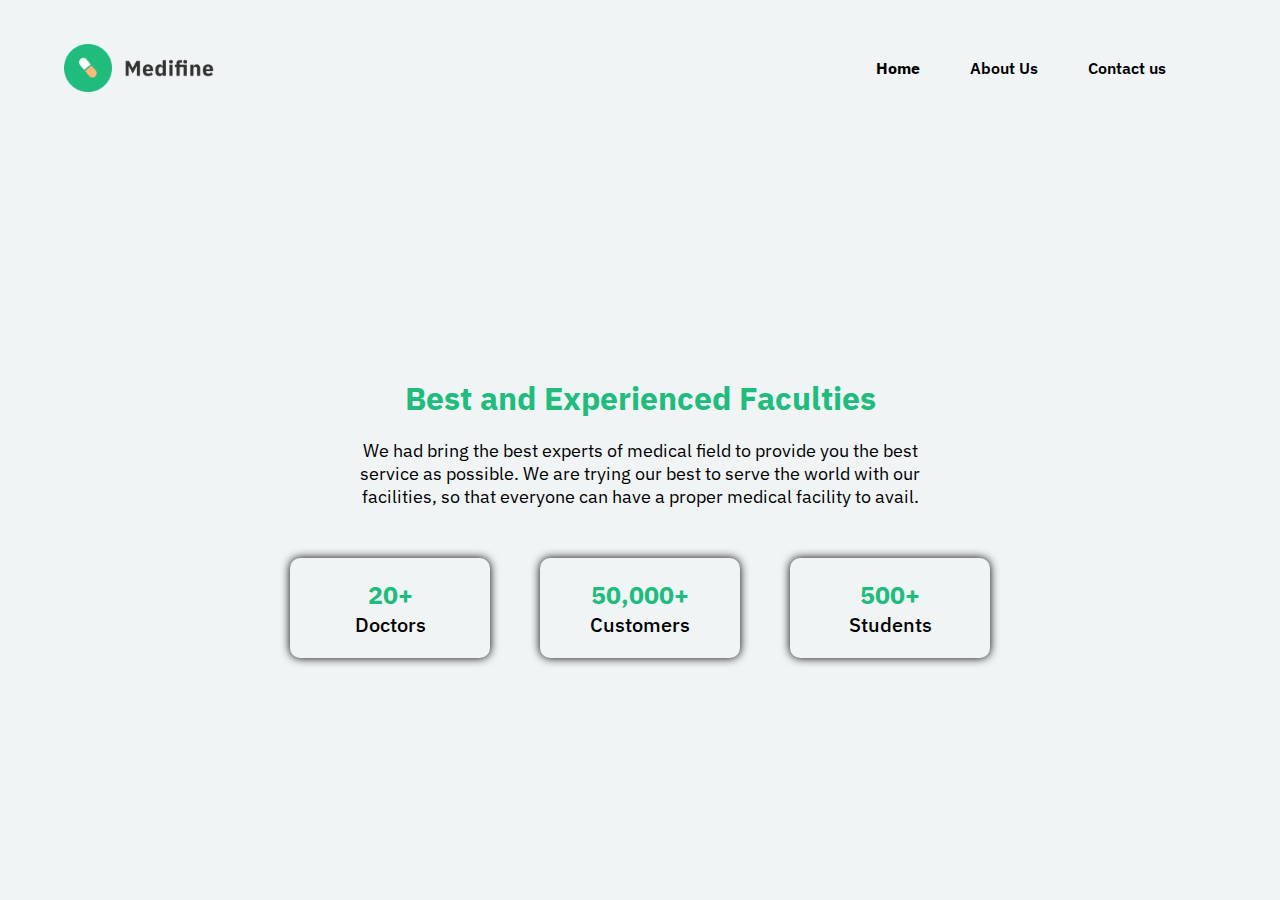
<file: Feb11_CSS_project_06/Multi_page/about/about.html>
<!DOCTYPE html>
<html lang="en">
  <head>
    <meta charset="UTF-8" />
    <meta http-equiv="X-UA-Compatible" content="IE=edge" />
    <meta name="viewport" content="width=device-width, initial-scale=1.0" />
    <title>Hospital Page</title>

    <!-- adding the google font -->
    <link rel="preconnect" href="https://fonts.googleapis.com" />
    <link rel="preconnect" href="https://fonts.gstatic.com" crossorigin />
    <link
      href="https://fonts.googleapis.com/css2?family=IBM+Plex+Sans:wght@200;300;400;500;600;700&family=Poppins:wght@200;300;400;500;600;700;800;900&display=swap"
      rel="stylesheet"
    />

    <!-- adding the css file -->
    <link rel="stylesheet" href="./about.css" />
  </head>

  <body>
    <!-- creating the navigation menu -->
    <nav>
      <img src="../images/logo.png" alt="logo" />
      <a href="/"></a>
      <ul>
        <li><a href="/">Home</a></li>
        <li><a href="/about/about.html">About Us</a></li>
        <li><a href="/contact/contact.html">Contact us</a></li>
      </ul>
    </nav>

    <!-- creating the main section -->
    <main>
      <!-- adding the hospital details -->
      <div class="hospitalDescription">
        <h1>Best and Experienced Faculties</h1>
        <p>
          We had bring the best experts of medical field to provide you the best
          service as possible. We are trying our best to serve the world with
          our facilities, so that everyone can have a proper medical facility to
          avail.
        </p>
      </div>

      <!-- adding the achievement cards -->
      <div class="achievement">
        <div class="achievementCard">
          <span>20+</span>
          <p>Doctors</p>
        </div>

        <div class="achievementCard">
          <span>50,000+</span>
          <p>Customers</p>
        </div>

        <div class="achievementCard">
          <span>500+</span>
          <p>Students</p>
        </div>
      </div>
    </main>
  </body>
</html>
</file>
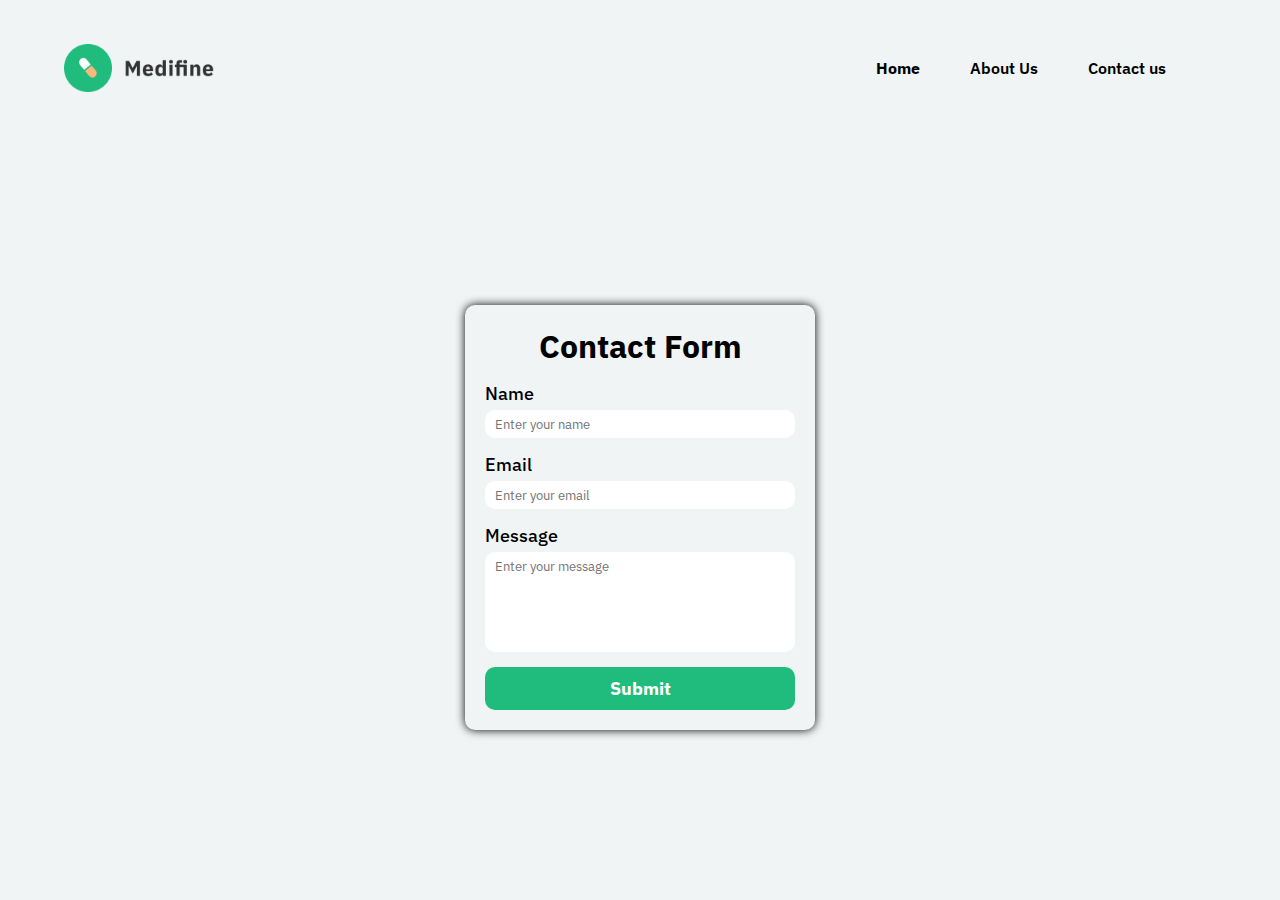
<file: Feb11_CSS_project_06/Multi_page/contact/contact.html>
<!DOCTYPE html>
<html lang="en">
  <head>
    <meta charset="UTF-8" />
    <meta http-equiv="X-UA-Compatible" content="IE=edge" />
    <meta name="viewport" content="width=device-width, initial-scale=1.0" />
    <title>Hospital Page</title>

    <!-- adding the google font -->
    <link rel="preconnect" href="https://fonts.googleapis.com" />
    <link rel="preconnect" href="https://fonts.gstatic.com" crossorigin />
    <link
      href="https://fonts.googleapis.com/css2?family=IBM+Plex+Sans:wght@200;300;400;500;600;700&family=Poppins:wght@200;300;400;500;600;700;800;900&display=swap"
      rel="stylesheet"
    />

    <!-- adding the css file -->
    <link rel="stylesheet" href="./contact.css" />
  </head>

  <body>
    <!-- creating the navigation menu -->
    <nav>
        <img src="../images/logo.png" alt="logo" />
        <a href="/"></a>
        <ul>
          <li><a href="/">Home</a></li>
          <li><a href="/about/about.html">About Us</a></li>
          <li><a href="/contact/contact.html">Contact us</a></li>
        </ul>
      </nav>

      <!-- creating the main section -->
      <main>
        <!-- creating the contact form -->
        <form>
          <h1>Contact Form</h1>

          <div>
            <label>Name</label>
            <input type="text" placeholder="Enter your name">
          </div>

          <div>
            <label>Email</label>
            <input type="text" placeholder="Enter your email">
          </div>

          <div>
            <label>Message</label>
            <textarea placeholder="Enter your message"></textarea>
          </div>

          <button>Submit</button>
        </form>
      </main>
  </body>
</html>
</file>
<file: Feb10_CSS_project_05/style.css>
*{
    margin: 0;
    padding: 0;
    box-sizing: border-box;
    background-color: #111827;
    color: white;
    font-family: 'Poppins', sans-serif;
}
img:hover{
    cursor: pointer;
}
nav{
    margin: 20px;
}
nav ul{
    display: flex;
    flex-direction: row;
    justify-content: right;
    align-items: center;
    gap: 20px;
}
nav ul li{
    list-style-type: none;
    font-size: 20px;
}
img[alt="menu"]{
    width: 20px;
    display: none;
}
.home-option{
    padding: 5px 10px;
    background: rgb(100, 100, 224);
    border-radius: 15px;
}

.intro{
    max-width: 100vw;
    margin: 20px;
    display: flex;
    flex-direction: row;
    justify-content: center;
    align-items: center;
    gap: 30px;
}
.intro-line-1{
    display: flex;
    flex-direction: row;
    align-items: center;
    gap: 10px;
    font-size: 30px;
}
.intro-line-2{
    display: flex;
    flex-direction: column;
    justify-content: center;
    gap: 10px;
}
.intro-line-2 h1{
    font-size: 60px;
}
.intro-line-2 h2{
    font-size: 35px;
    color: rgb(197, 197, 89);
}
.projects{
    margin-top: 70px;
    display: flex;
    flex-direction: column;
    justify-content: center;
    align-items: center;
}
.projects div h1{
    font-size: 40px;
}
.horizontal-divider{
    height: 10px;
    width: 135px;
    background-color: blue;
    border-radius: 20px;
    margin-bottom: 20px;
}
.project-list{
    display: grid;
    grid-template-columns: 1fr 1fr;
    align-items: center;
    justify-content: center;
    row-gap: 20px;
     column-gap: 20px; 
}
img[alt="hello"]{
    height: 45px;
}
img[alt="pc-image"]{
    width: 30vw;
}
img[alt="project-image"]{
    width: 20vw;
}
.project{
    display: flex;
    flex-direction: column;
    justify-content: center;
    align-items: center;
}
.contact{
    margin: 50px;
    display: flex;
    flex-direction: column;
    justify-content: center;
    align-items: center;
    gap: 15px;

}
.contact div h1{
    font-size: 40px;
}
.horizontal-divider-contact{
    height: 10px;
    width: 200px;
    background-color: blue;
    border-radius: 20px;
    margin-bottom: 20px;
}
.socials{
    display: flex;
    justify-content: center;
    align-items: center;
    gap: 15px;
}
img[alt="social"]{
    width: 30px;
}

@media screen and (max-width: 576px) {
    nav ul{
        display: none;
    }
    img[alt="menu"]{
        display: block;
    }
    .intro{
        display: flex;
        flex-direction: column;
    }
    img[alt="pc-image"]{
        width: 60vw;
    }
    .intro-line-1{
        display: flex;
        flex-direction: column;
        justify-content: center;
        align-items: center;
        gap: 10px;
        font-size: 20px;
    }
    .intro-line-2 h1{
        font-size: 40px;
    }
    .intro-line-2 h2{
        font-size: 25px;
        text-align: center;
    }
    .project-list{
        display: grid;
        grid-template-columns: 1fr;
        align-items: center;
        justify-content: center;
        row-gap: 20px;
        column-gap: 20px; 
    }
    img[alt="project-image"]{
        width: 55vw;
    }
    .projects div h1{
        font-size: 35px;
    }
    .contact div h1{
        font-size: 35px;
    }
    .horizontal-divider-contact{
        height: 10px;
        width: 180px;
        background-color: blue;
        border-radius: 20px;
        margin-bottom: 20px;
    }
    

}
</file>
<file: Feb3_project_01/style.css>
* {
    margin: 0;
    padding: 0;
    box-sizing: border-box;
    font-family: "Red Rose", cursive;
}

body {
    width: 100%;
    height: 100%;
    background-image: linear-gradient(rgba(0, 0, 0, 0.5), rgba(0, 0, 0, 0.5)),
        url("./assets/pexels-maxyne-barcel-10402282 1.png");
    background-size: cover;
    background-attachment: fixed;
    background-repeat: no-repeat;
    background-position: center;
}

/* ------------------------------ */
/* ---------- NAVBAR ------------ */
/* ------------------------------ */

.navbar {
    display: flex;
    justify-content: space-between;
    align-items: center;
    padding: 0 60px 0 60px;
    margin-top: 55px;
}

.list {
    display: flex;
    align-items: center;
    gap: 63px;
    list-style: none;
    font-family: "Red Rose";
    font-style: normal;
    font-weight: 400;
    font-size: 18px;
    line-height: 22px;
    color: #ffc233;
}

.logo,
.list-item {
    cursor: pointer;
}

.button-small {
    padding: 12px 40px;
    background-color: #ff505f;
    border: none;
    font-family: "Red Rose";
    font-style: normal;
    font-weight: 700;
    font-size: 24px;
    line-height: 30px;
    color: #ffffff;
    cursor: pointer;
}

/* ------------------------------ */
/* ---------- HERO ------------ */
/* ------------------------------ */

.hero {
    max-width: 1154px;
    margin: 0 auto;
    text-align: center;
    margin-top: 119px;
}

.hero-heading {
    font-family: "Dela Gothic One", cursive;
    font-style: normal;
    font-weight: 400;
    font-size: 104px;
    line-height: 114px;
    /* or 110% */
    color: #ffc233;
}

.button-large {
    background: #ff505f;
    font-family: "Red Rose";
    font-style: normal;
    font-weight: 700;
    font-size: 32px;
    line-height: 40px;
    color: #ffffff;
    border: none;
    padding: 24px 56px;
    margin-top: 64px;
    cursor: pointer;
}

.bottom {
    position: absolute;
    bottom: 20px;
    right: 40px;
}
</file>
<file: Feb4_project_02/style.css>
* {
    margin: 0;
    padding: 0;
    box-sizing: border-box;
    font-family: "Poppins", sans-serif;
  }
  
  .container {
    max-width: 130rem;
    margin: 0 auto;
    padding: 0 119px;
  }
  
  .navbar-container {
    display: flex;
    align-items: center;
    justify-content: space-between;
    margin-top: 69px;
  }
  .grow-list {
    flex-grow: 1;
    padding-left: 62px;
  }
  
  .list {
    display: flex;
    align-items: center;
    list-style: none;
    gap: 36px;
    font-family: "Poppins";
    font-style: normal;
    font-weight: 400;
    font-size: 16px;
    line-height: 24px;
    color: #000;
  }
  .list li {
    cursor: pointer;
  }
  
  .list li:hover {
    color: #5955b3;
  }
  .nav-button {
    padding: 14px 28px;
    background-color: #5955b3;
    border: none;
    border-radius: 12px;
    font-family: "Poppins";
    font-style: normal;
    font-weight: 500;
    font-size: 16px;
    line-height: 24px;
    display: flex;
    align-items: center;
    text-align: center;
    color: #ffffff;
  }
  
  .banner-container {
    display: flex;
    align-items: center;
    justify-content: space-between;
    margin-top: 55px;
  }
  .heading-text {
    font-family: "Poppins";
    font-style: normal;
    font-weight: 600;
    font-size: 64px;
    line-height: 74px;
    color: #3c2f60;
  }
  
  .heading-text span {
    color: #5955b3;
  }
  .description {
    font-family: "Poppins";
    font-style: normal;
    font-weight: 400;
    font-size: 16px;
    line-height: 26px;
    letter-spacing: 0.01em;
    color: #828282;
    margin-top: 28px;
  }
  
  .btn {
    margin-top: 72px;
  }
</file>
<file: Feb5_project_03/style.css>
* {
    margin: 0;
    padding: 0;
    box-sizing: border-box;
    font-family: "Poppins", sans-serif;
}

/* ------------------------------ */
/* ---------- NAVBAR ------------ */
/* ------------------------------ */

.navbar {
    display: flex;
    justify-content: space-between;
    align-items: center;
    padding: 31px 83px;
    height: 94px;
    background-color: #000;
}

.grow-list {
    flex-grow: 1;
}

img {
    width: 92px;
    height: 32px;
}

.line {
    width: 1px;
    height: 50px;
    background-color: #fff;
    margin-left: 63px;
}

.list {
    display: flex;
    align-items: center;
    gap: 63px;
    list-style: none;
    font-family: "Poppins";
    font-style: normal;
    font-weight: 600;
    font-size: 16px;
    line-height: 24px;
    color: #ffffff;
    margin-left: 64px;
}

.logo,
.list-item {
    cursor: pointer;
}

.button-small {
    padding: 7px 28px;
    background: #ba0cc5;
    border-radius: 6px;
    border: none;
    font-family: "Poppins";
    font-style: normal;
    font-weight: 600;
    font-size: 16px;
    line-height: 24px;
    color: #ffffff;
    cursor: pointer;
}

/* ------------------------------ */
/* ---------- HERO ------------ */
/* ------------------------------ */

.hero {
    background-image: url("./assets/bg.png");
    background-size: cover;
    background-attachment: fixed;
    height: 91.5vh;
    text-align: center;
}

.hero-heading {
    max-width: 846px;
    margin: 0 auto;
    font-style: normal;
    font-weight: 700;
    font-size: 80px;
    line-height: 98px;
    text-align: center;
    color: #ffffff;
    padding-top: 172px;
}

.hero-description {
    font-family: "Poppins";
    font-style: normal;
    font-weight: 500;
    font-size: 30px;
    line-height: 45px;
    color: #ffffff;
}

.button-large {
    background: #ba0cc5;
    border-radius: 11.2308px;
    font-family: "Poppins";
    font-style: normal;
    font-weight: 600;
    font-size: 29.9487px;
    line-height: 45px;
    color: #ffffff;
    border: none;
    padding: 14px 22px;
    margin-top: 64px;
    cursor: pointer;
}
</file>
<file: Feb9_assignment_mediaQuery/style.css>
body{
    background-color: aquamarine;
}
div{
    text-align: center;
    font-size: x-large;
}
div::after{
    content: 'This is a Media Query demo page';
}

@media(max-width :425px){
    body{
        background-color: brown;
    }
    div::after{
        content: 'This is a Media Query demo page. Screen size: 425px';
    }
}

@media(min-width: 768px){
    body{
        background-color: cyan;
    }
    div::after{
        content: 'Screen size: 768px';
    }
}

@media(min-width: 1024px){
    body{
        background-color: burlywood;
    }
    div::after{
        content: 'Screen size: 1024px';
    }
}

@media(min-width: 1440px){
    body{
        background-color: green;
    }
    div::after{
        content: 'Screen size: 1440px';
    }
}
</file>
<file: Feb11_CSS_project_06/Beats/style.css>
* {
    margin: 0;
    padding: 0;
    outline: 0;
    box-sizing: border-box;
    background: #0f0f10;
    font-family: "Poppins", sans-serif;
    color: #ffffff;
  }
  
  /* removing the default css of a tags */
  a {
    text-decoration: none;
  }
  
  /* removing the default css of li tags */
  li {
    list-style: none;
  }
  
  body {
    margin: 0 15vw;
  }
  
  /* designing the navigation menu */
  nav {
    display: flex;
    width: 100%;
    align-items: center;
    justify-content: space-between;
    padding: 30px 0;
  }
  
  nav img {
    width: 25px;
    height: 25px;
  }
  
  nav ul {
    display: flex;
  }
  
  nav ul li {
    margin-right: 40px;
  }
  
  nav ul li a {
    font-weight: 700;
    font-size: 14px;
    color: white;
  }
  
  nav ul li:first-child a{
    font-weight: 700;
    font-size: 14px;
  }
  
  .nav-right-section {
    display: flex;
    align-items: center;
  }
  
  .nav-right-section button {
    background: #1e1e21;
    border-radius: 8px;
    font-weight: 300;
    font-size: 14px;
    padding: 10px 40px;
  }
  
  /* designing the main section */
  main {
    display: flex;
    align-items: flex-start;
    margin-top: 30px;
    position: relative;
  }
  
  .mainImg {
    width: 230px;
    position: relative;
    top: -250px;
    left: 70px;
  }
  
  .main {
    margin-left: 180px;
  }
  
  .onEarImg {
    width: 320px;
    margin-left: 50px;
  }
  
  .main h1 {
    font-weight: 600;
    font-size: 46px;
    margin-bottom: 25px;
  }
  
  .main h4 {
    font-weight: 500;
    font-size: 16px;
    margin-bottom: 25px;
  }
  
  .main p {
    width: 65%;
    font-size: 12px;
    font-weight: 300;
    color: #bdc0c2;
    line-height: 25px;
    margin-bottom: 25px;
  }
  
  .shopping-bag-section {
    display: flex;
    align-items: center;
    gap: 20px;
    background: #1e1e21;
    border-radius: 8px;
    width: fit-content;
    padding: 10px 25px;
  }
  
  .shopping-bag-section img {
    width: 15px;
    background-color: transparent;
  }
  
  .shopping-bag-section p {
    margin-bottom: 0;
    color: white;
    background-color: transparent;
  }
  
  .shopping-bag-section span {
    background-color: transparent;
  }
  
  /* designing the social media section */
  .social-media-section {
    display: flex;
    align-items: center;
    justify-content: space-around;
    padding: 0 50px;
    position: relative;
    top: -50px;
    margin-bottom: 40px;
  }
  
  .social-media-section img {
    scale: 0.8;
  }
  
  /* designing the specification section */
  .specification {
    display: flex;
    flex-direction: column;
    align-items: center;
  }
  
  .specification-logo,
  .case-logo {
    scale: 0.8;
    margin-bottom: 20px;
  }
  
  .specification-list {
    display: flex;
  }
  
  .specification-list img {
    scale: 0.8;
  }
  
  .specification-list-items div {
    margin-bottom: 20px;
  }
  
  .specification-list-items div img {
    scale: 0.8;
  }
  
  .specification-list-items div p {
    font-size: 12px;
  }
  
  .specification-list-items div p:last-child {
    color: #bdc0c2;
    font-size: 10px;
    margin-top: 5px;
    width: 70%;
  }
  
  .specification-list-items div:first-child,
  .specification-list-items div:last-child {
    margin-left: 30px;
  }
  
  /* designing the case section */
  .case {
    margin-top: 80px;
    display: flex;
    flex-direction: column;
    align-items: center;
  }
  
  .case-item {
    display: flex;
    gap: 30px;
    align-items: center;
    justify-content: center;
  }
  
  .case-item-img {
    scale: 0.8;
    /* width: 50%; */
  }
  
  .case-item div {
    width: 20%;
  }
  
  .case-item div p:first-child {
    color: #bdc0c2;
    font-size: 12px;
    font-weight: 400;
    line-height: 25px;
    margin-bottom: 20px;
  }
  
  .case-item div p:last-child img {
    scale: 0.8;
    background-color: transparent;
  }
  
  .case-item div p:last-child {
    width: fit-content;
    background: #1e1e21;
    border-radius: 8px;
    display: flex;
    align-items: center;
    gap: 20px;
    font-size: 12px;
    padding: 10px 20px;
  }
  
  /* buy product section */
  .buy-product {
    background: #181a1b;
    border-radius: 12px;
    display: flex;
    align-items: center;
    justify-content: center;
    gap: 50px;
    margin-top: 70px;
    padding: 40px 0;
  }
  
  .buy-product div,
  .buy-product p,
  .buy-product h3,
  .buy-product img {
    background-color: transparent;
  }
  
  .buy-product div {
    width: 25%;
  }
  
  .buy-product div h3 {
    font-weight: 600;
    font-size: 18px;
    margin-bottom: 15px;
  }
  
  .buy-product div p {
    color: #bdc0c2;
    font-size: 14px;
    margin-bottom: 15px;
  }
  
  .buy-product div div {
    display: flex;
    align-items: center;
    width: fit-content;
    background: #000000;
    border-radius: 8px;
    padding: 10px 20px;
  }
  
  .buy-product div div img {
    scale: 0.8;
    margin-right: 10px;
  }
  
  .buy-product div div p {
    margin-bottom: 0;
    font-size: 12px;
    color: white;
  }
  
  /* designing the product section for displaying the items */
  .product {
    display: flex;
    flex-direction: column;
    margin: 0 150px;
  }
  
  .product-logo {
    display: flex;
    flex-direction: column;
  }
  
  .product-logo {
    scale: 0.3;
  }
  
  .product-items {
    display: flex;
    align-items: center;
    flex-wrap: wrap;
    gap: 50px;
    padding-left: 50px;
  }
  
  .product-card {
    position: relative;
    width: 130px;
    height: 130px;
    background: #181a1b;
    border-radius: 8px;
  }
  
  .product-img {
    width: 75px;
    height: 100px;
    position: absolute;
    z-index: 100;
    top: -40px;
    left: 28px;
  }
  
  .product-img,
  .product-card p,
  .product-card span,
  .product-card img,
  .product-card div {
    background-color: transparent;
  }
  
  .product-info {
    position: absolute;
    bottom: 0;
    width: 100%;
    display: flex;
    align-items: flex-end;
    justify-content: space-between;
    padding: 10px 15px;
  }
  
  .product-info p {
    font-size: 12px;
  }
  
  .product-info p span {
    color: #bdc0c2;
  }
  
  .product-info div {
    background: #0a0a0b;
    border-radius: 8px;
    padding: 2px 6px;
  }
  
  .product-info div img {
    width: 13px;
    height: 13px;
  }
  
  /* designing the footer section */
  footer{
    margin: 100px 0;
    display: flex;
    align-items: flex-start;
    justify-content: space-between;
    position: relative;
  }
  
  .footer-logo{
    scale: 0.8;
  }
  
  ul li a{
    font-size: 12px;
    color: #BDC0C2;
  }
  
  ul li:first-child a{
    font-size: 16px;
    font-weight: 400;
    color: white;
  }
  
  ul li:first-child{
    margin-bottom: 10px;
  }
  
  .footer-subscription{
    display: flex;
    flex-direction: column;
    gap: 30px;
  }
  
  .footer-subscription div:first-child{
    background: #181A1B;
  border-radius: 8px;
  padding: 5px 10px;
  display: flex;
  }
  
  .footer-subscription div:first-child input{
    border: none;
    background-color: transparent;
  }
  
  .subscribe-button{
    background: #0A0A0B;
    border-radius: 8px;
    padding: 10px 20px;
    border: none;
    display: flex;
    align-items: center;
    gap: 10px;
  }
  
  .subscribe-button img{
    scale: 0.8;
  }
  
  .subscribe-button p{
    font-size: 12px;
  }
  
  .footer-subscription div:last-child img{
    margin-right: 10px;
    scale: 0.8;
  }
  
  .arrow-up{
    position: absolute;
    right: -160px;
    scale: 0.8;
  }
</file>
<file: Feb11_CSS_project_06/Multi_page/style.css>
/* css reset */
* {
    margin: 0;
    padding: 0;
    outline: 0;
    box-sizing: border-box;
    font-family: "IBM Plex Sans", sans-serif;
  }
  
  body {
    max-width: 1440px;
    background-color: #f0f4f5;
    overflow: hidden;
    margin: auto;
  }
  
  /* designing the navigation menu */
  nav {
    height: 15vh;
    display: flex;
    align-items: center;
    justify-content: space-between;
    padding: 0 5%;
  }
  
  /* designing the logo */
  nav img {
    width: 150px;
  }
  
  /* desiging the navigation menu links */
  nav ul {
    display: flex;
    align-items: center;
  }
  
  nav ul li {
    list-style: none;
    margin-right: 50px;
    font-weight: 600;
  }
  
  nav ul li:first-child {
    font-weight: 700;
    color: #20bc7e;
  }
  
  a {
    text-decoration: none;
    color: black;
  }
  
  /* designing the hero section */
  main {
    display: flex;
    align-items: center;
    justify-content: center;
    height: 85vh;
  }
  
  main section {
    width: 50%;
  }
  
  .leftSection {
    margin-left: 5%;
    position: relative;
  }
  
  .topAngle {
    width: 25px;
  }
  
  .leftSection h1 {
    font-size: 70px;
  }
  
  .leftSection p {
    color: #7c7c7c;
    font-size: 18px;
    margin: 20px 0;
  }
  
  .bottomAngle {
    width: 25px;
    position: absolute;
    right: 25px;
  }
  
  .stethoscope {
    position: absolute;
    width: 90%;
    top: -60px;
    right: -25%;
    z-index: -1;
  }
  
  .mouse {
    position: absolute;
    right: -30px;
    bottom: 0;
    width: 30px;
  }
  
  .leftSection button {
    color: white;
    border: none;
    padding: 15px 40px;
    border-radius: 40px;
    background-color: #20bc7e;
    font-size: 25px;
    font-weight: 700;
  }
  
  /* designing the right section */
  .greenBox,
  .yellowBox {
    position: absolute;
    right: 0;
  }
  
  .greenBox {
    width: 35%;
    bottom: 30px;
  }
  
  .yellowBox {
    width: 30%;
    bottom: 50px;
  }
  
  .doctor {
    position: absolute;
    right: 0;
    bottom: 0;
    height: 90%;
  }
</file>
<file: Feb11_CSS_project_06/RealEstate/style.css>
/* css reset */
* {
    margin: 0;
    padding: 0;
    box-sizing: border-box;
    font-family: "Manrope";
  }
  
  /* removing default styling of li items */
  li {
    list-style: none;
  }
  
  /* removing the default decoration of a tags */
  a {
    text-decoration: none;
  }
  
  /* giving default design to every button */
  button {
    background: #6663e9;
    border: none;
    border-radius: 30px;
    padding: 10px 30px;
    color: #ffffff;
    font-weight: 800;
    font-size: 18px;
  }
  
  body {
    background-color: #f6f8fa;
  }
  
  header {
    background-image: linear-gradient(rgba(0, 0, 0, 0.5), rgba(0, 0, 0, 0.5)),
      url("./Photos/mainBackground.png");
    background-position: center;
    background-repeat: no-repeat;
    background-size: cover;
    height: 125vh;
    position: relative;
  }
  
  /* designing the navigation menu */
  nav {
    display: flex;
    align-items: center;
    justify-content: space-around;
    padding: 25px 0;
  }
  
  nav img {
    height: 45px;
    width: 120px;
  }
  
  nav ul {
    display: flex;
    align-items: center;
  }
  
  nav ul li a {
    color: #ffffff;
    margin-right: 50px;
    font-size: 18px;
  }
  
  hr {
    margin: 0 100px;
  }
  
  /* designing the div inside the header */
  header div {
    color: #ffffff;
    margin-left: 150px;
    margin-top: 85px;
  }
  
  header div h1 {
    font-size: 72px;
    margin-bottom: 30px;
  }
  
  header div p {
    font-size: 18px;
    margin-bottom: 30px;
    font-weight: 500;
    width: 410px;
  }
  
  /* designing the multiple logos box */
  .my-logos {
    background-color: #fff;
    margin: 0 35px;
    height: 190px;
    display: flex;
    align-items: center;
    justify-content: space-evenly;
    border-radius: 30px;
    position: relative;
    bottom: 100px;
  }
  
  .my-logos img {
    width: 156px;
    height: 38px;
  }
  
  /* designing the wrapper section of the cards */
  .cards-wrapper-section h1 {
    font-weight: 800;
    font-size: 60px;
    text-align: center;
    letter-spacing: 0.01em;
  }
  
  .cards-wrapper {
    display: flex;
    flex-wrap: wrap;
    align-items: center;
    justify-content: center;
    gap: 10px;
    margin-top: 50px;
    position: relative;
  }
  
  /* designing the card image */
  .card {
    flex-basis: 30%;
    display: flex;
    flex-direction: column;
    align-items: center;
    justify-content: center;
    position: relative;
  }
  
  /* giving different margin top value to position cards */
  .cards-wrapper div:nth-child(2) {
    margin-top: 50px;
  }
  .cards-wrapper div:nth-child(3) {
    margin-top: 100px;
  }
  .cards-wrapper div:nth-child(4) {
    margin-top: 160px;
  }
  .cards-wrapper div:nth-child(5) {
    margin-top: 100px;
  }
  .cards-wrapper div:nth-child(6) {
    margin-top: 40px;
  }
  .cards-wrapper div:nth-child(7) {
    margin-top: 40px;
  }
  .cards-wrapper div:nth-child(8) {
    margin-top: 100px;
  }
  .cards-wrapper div:nth-child(9) {
    margin-top: 160px;
  }
  
  .card img {
    width: 366px;
    height: 400px;
    border-radius: 20px;
  }
  
  /* designing the card box of card */
  .card-box {
    width: 326px;
    height: 121px;
    border-radius: 20px;
    background: #ffffff;
    box-shadow: 0px 4px 120px rgba(58, 86, 78, 0.2);
    position: absolute;
    bottom: -60px;
    padding: 15px 20px;
    display: flex;
    align-items: center;
    justify-content: space-between;
  }
  
  .card-box button {
    font-weight: 800;
    font-size: 15px;
    width: 114px;
    height: 52px;
  }
  
  .card-box div h3 {
    font-weight: 700;
    font-size: 24px;
    margin-bottom: 10px;
  }
  
  .card-box div p {
    font-weight: 800;
    font-size: 20px;
    color: #6663e8;
    text-shadow: 0px 4px 60px rgba(0, 0, 0, 0.05);
  }
  
  /* designing both the features section of the website */
  .features-section {
    display: flex;
    align-items: center;
    justify-content: center;
    margin-top: 250px;
  }
  
  .features-section div {
    width: 50%;
  }
  
  .first-feature-section div:first-child img:first-child {
    position: absolute;
    left: -80px;
    z-index: -1;
    width: 726px;
    height: 456px;
  }
  
  .features-section div:first-child img:last-child {
    position: relative;
    width: 405px;
    height: 405px;
    border-radius: 51px;
    bottom: 55px;
    left: 110px;
  }
  
  /* designing the second div of feature box */
  .features-section h1 {
    font-weight: 800;
    font-size: 60px;
    letter-spacing: 0.01em;
    margin-bottom: 30px;
  }
  
  .features-section p {
    font-weight: 500;
    font-size: 18px;
    color: #585c65;
    margin-bottom: 40px;
    max-width: 80%;
  }
  
  .features-section button {
    font-weight: 700;
  }
  
  /* designing the second feature section */
  .second-feature-section {
    display: flex;
    align-items: center;
    justify-content: center;
  }
  
  .second-feature-section div {
    width: 50%;
  }
  
  .second-feature-section div:last-child{
      position: relative;
  }
  
  .second-feature-section div:last-child img:first-child {
    position: absolute;
    right: 0;
    width: 726px;
    height: 456px;
    bottom: -220px;
  }
  
  .second-feature-section div:last-child img:last-child {
    position: absolute;
    width: 405px;
    height: 405px;
    border-radius: 51px;
    right: 135px;
    bottom: -110px;
  }
  
  .second-feature-section div:first-child {
    padding: 0 50px;
  }
  
  .second-feature-section div:first-child h1 {
    width: 90%;
  }
  
  /* designing the newsletter section */
  .newsletter {
    margin: 100px 70px;
    background: #6663e9;
    box-shadow: 0px 4px 60px rgba(0, 0, 0, 0.05);
    border-radius: 70px;
    display: flex;
    flex-direction: column;
    align-items: center;
    justify-content: center;
    gap: 30px;
    padding: 70px 0;
    color: #ffffff;
    text-align: center;
  }
  
  .newsletter h1 {
    font-weight: 800;
    font-size: 60px;
  }
  
  .newsletter p {
    font-weight: 400;
    font-size: 18px;
    width: 55%;
  }
  
  /* designing the form */
  .newsletter form {
    display: flex;
    align-items: center;
    gap: 20px;
  }
  
  .newsletter form div {
    display: flex;
    align-items: center;
    gap: 20px;
    background: #5654d1;
    border-radius: 40px;
    width: 468px;
    height: 61px;
    padding: 0 20px;
  }
  
  .newsletter form input {
    background-color: transparent;
    border: none;
  }
  
  .newsletter form button {
    background: #ffffff;
    box-shadow: 0px 4px 60px rgba(0, 0, 0, 0.05);
    border-radius: 40px;
    width: 174px;
    height: 61px;
    color: #6663e9;
  }
  
  /* designing the footer area */
  footer {
    display: flex;
    align-items: flex-start;
    margin: 0 100px;
    justify-content: space-between;
    margin-bottom: 80px;
  }
  
  footer div:first-child {
    display: flex;
    flex-direction: column;
    gap: 30px;
  }
  
  footer div:first-child img {
    width: 150px;
  }
  
  footer div:first-child div img {
    width: 45px;
    height: 45px;
    margin-right: 20px;
  }
  
  footer div:first-child p {
    width: 323px;
    font-weight: 400;
    font-size: 20px;
  }
  
  /* designing the footer links */
  .footer-links {
    display: flex;
    align-items: flex-start;
    justify-content: space-between;
    gap: 120px;
  }
  
  .footer-links-content {
    display: flex;
    flex-direction: column;
  }
  
  .footer-links-content ul li a {
    color: black;
  }
  
  .footer-links-content ul li:first-child {
    font-weight: 700;
    font-size: 20px;
  }
  
  .footer-links-content ul li{
      margin-bottom: 25px;
  }
</file>
<file: Feb11_CSS_project_06/Multi_page/about/about.css>
/* css reset */
* {
    margin: 0;
    padding: 0;
    outline: 0;
    box-sizing: border-box;
    font-family: "IBM Plex Sans", sans-serif;
  }
  
  body {
    max-width: 1440px;
    background-color: #f0f4f5;
    overflow: hidden;
    margin: auto;
  }
  
  /* designing the navigation menu */
  nav {
    height: 15vh;
    display: flex;
    align-items: center;
    justify-content: space-between;
    padding: 0 5%;
  }
  
  /* designing the logo */
  nav img {
    width: 150px;
  }
  
  /* desiging the navigation menu links */
  nav ul {
    display: flex;
    align-items: center;
  }
  
  nav ul li {
    list-style: none;
    margin-right: 50px;
    font-weight: 600;
  }
  
  nav ul li:first-child {
    font-weight: 700;
    color: #20bc7e;
  }
  
  a {
    text-decoration: none;
    color: black;
  }
  
  /* designing the main section */
  main {
    height: 85vh;
    display: flex;
    flex-direction: column;
    align-items: center;
    justify-content: center;
    padding: 0 5%;
  }
  
  .hospitalDescription {
    width: 50%;
    text-align: center;
  }
  
  .hospitalDescription h1 {
    margin-bottom: 20px;
    color: #20BC7E;
  }
  
  .hospitalDescription p {
    font-size: 18px;
    font-weight: 400;
  }
  
  /* desinging the achievement card */
  .achievement {
    display: flex;
    align-items: center;
    gap: 50px;
    margin-top: 50px;
  }
  
  .achievementCard {
    width: 200px;
    height: 100px;
    border-radius: 10px;
    box-shadow: 0 0 10px black;
    display: flex;
    flex-direction: column;
    align-items: center;
    justify-content: center;
  }
  
  .achievementCard span {
    font-size: 25px;
    font-weight: 700;
    color: #20BC7E;
  }
  
  .achievementCard p {
    font-size: 20px;
    font-weight: 500;
  }
</file>
<file: Feb11_CSS_project_06/Multi_page/contact/contact.css>
/* css reset */
* {
    margin: 0;
    padding: 0;
    outline: 0;
    box-sizing: border-box;
    font-family: "IBM Plex Sans", sans-serif;
  }
  
  body {
    max-width: 1440px;
    background-color: #f0f4f5;
    overflow: hidden;
    margin: auto;
  }
  
  /* designing the navigation menu */
  nav {
    height: 15vh;
    display: flex;
    align-items: center;
    justify-content: space-between;
    padding: 0 5%;
  }
  
  /* designing the logo */
  nav img {
    width: 150px;
  }
  
  /* desiging the navigation menu links */
  nav ul {
    display: flex;
    align-items: center;
  }
  
  nav ul li {
    list-style: none;
    margin-right: 50px;
    font-weight: 600;
  }
  
  nav ul li:first-child {
    font-weight: 700;
    color: #20bc7e;
  }
  
  a {
    text-decoration: none;
    color: black;
  }

  /* designing the main section and form */
  main{
    height: 85vh;
    display: flex;
    align-items: center;
    justify-content: center;
  }

  form{
    width: 350px;
    box-shadow: 0 0 10px black;
    border-radius: 10px;
    padding: 20px;
    display: flex;
    flex-direction: column;
    gap: 15px;
  }

  form h1{
    text-align: center;
  }

  form div{
    display: flex;
    flex-direction: column;
  }

  form div label{
    font-size: 18px;
    font-weight: 500;
    margin-bottom: 5px;
  }

  form div input{
    border: transparent;
    border-radius: 10px;
    padding: 5px 10px;
  }

  form div textarea{
    resize: none;
    height: 100px;
    border: transparent;
    border-radius: 10px;
    padding: 5px 10px;
  }

  form button{
    border: transparent;
    border-radius: 10px;
    background: #20BC7E;
    color: white;
    font-size: 18px;
    font-weight: bold;
    padding: 10px;
    cursor: pointer;
  }
</file>
